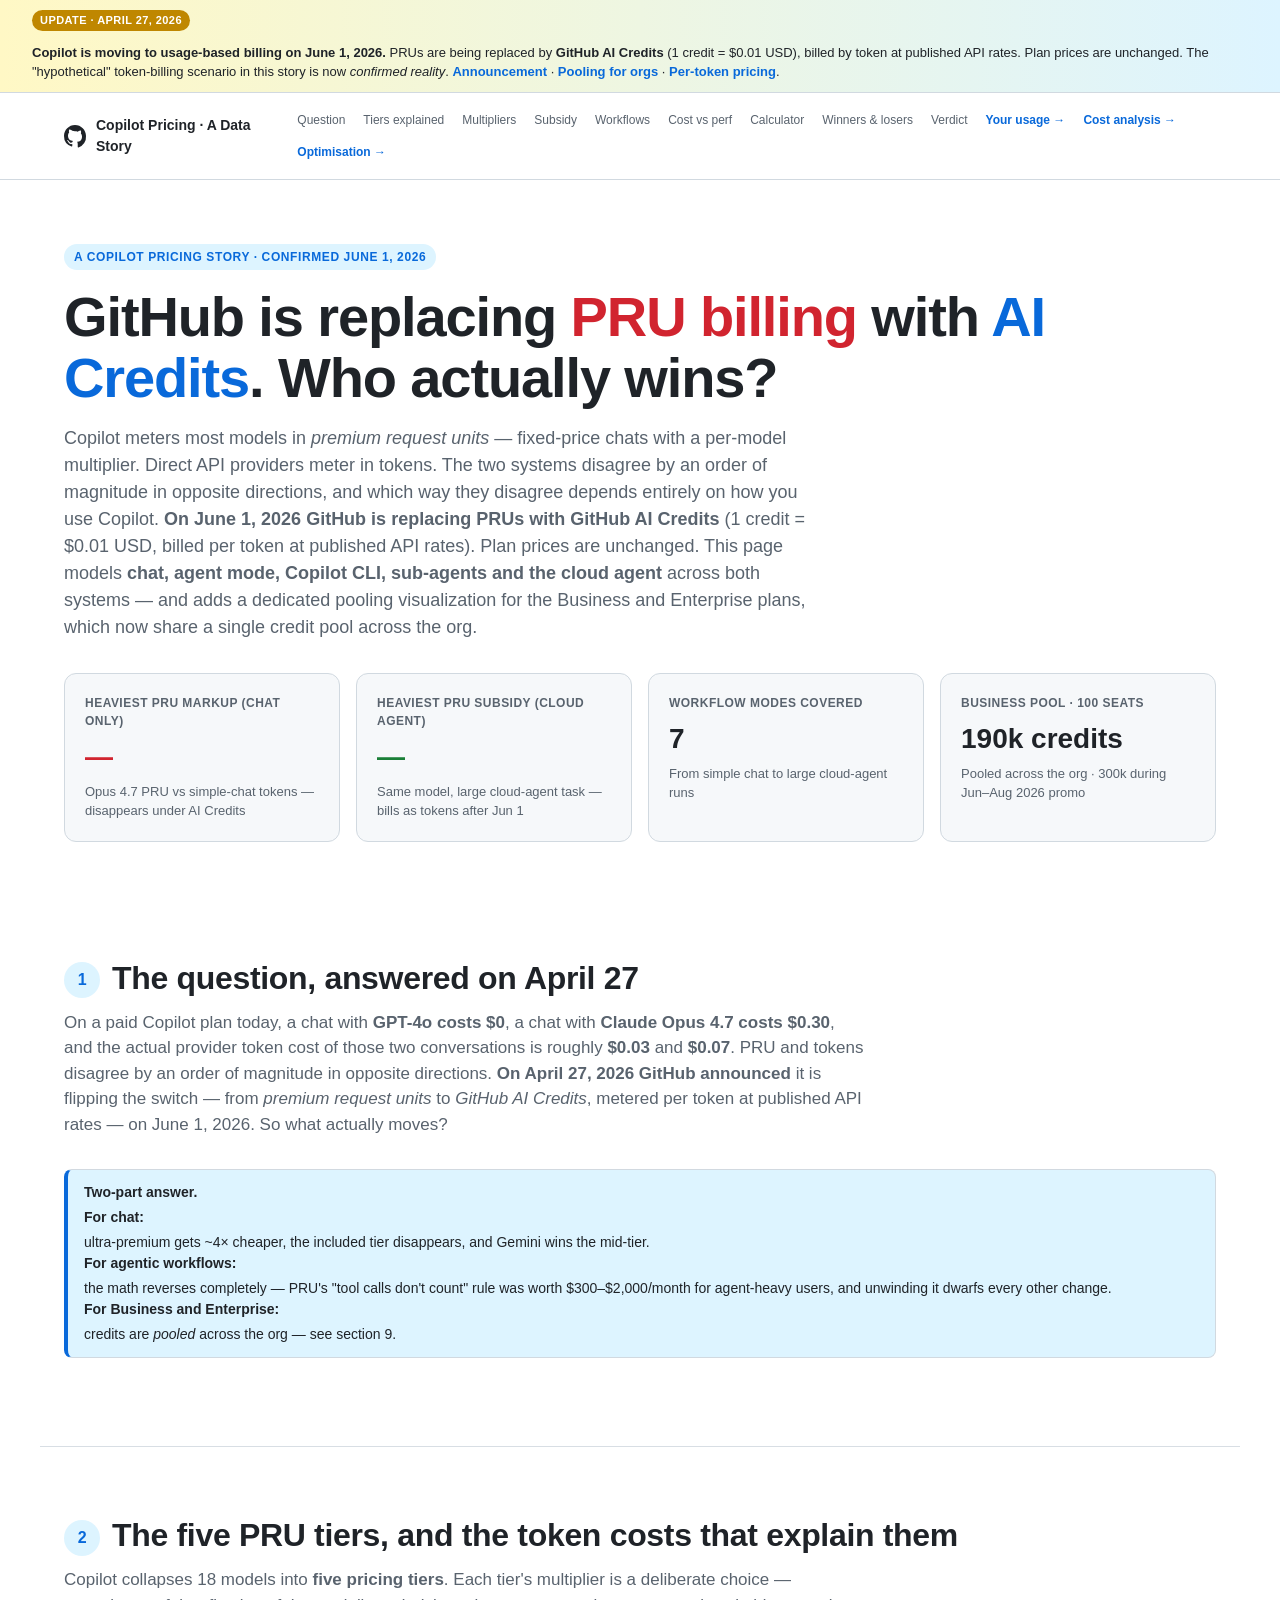
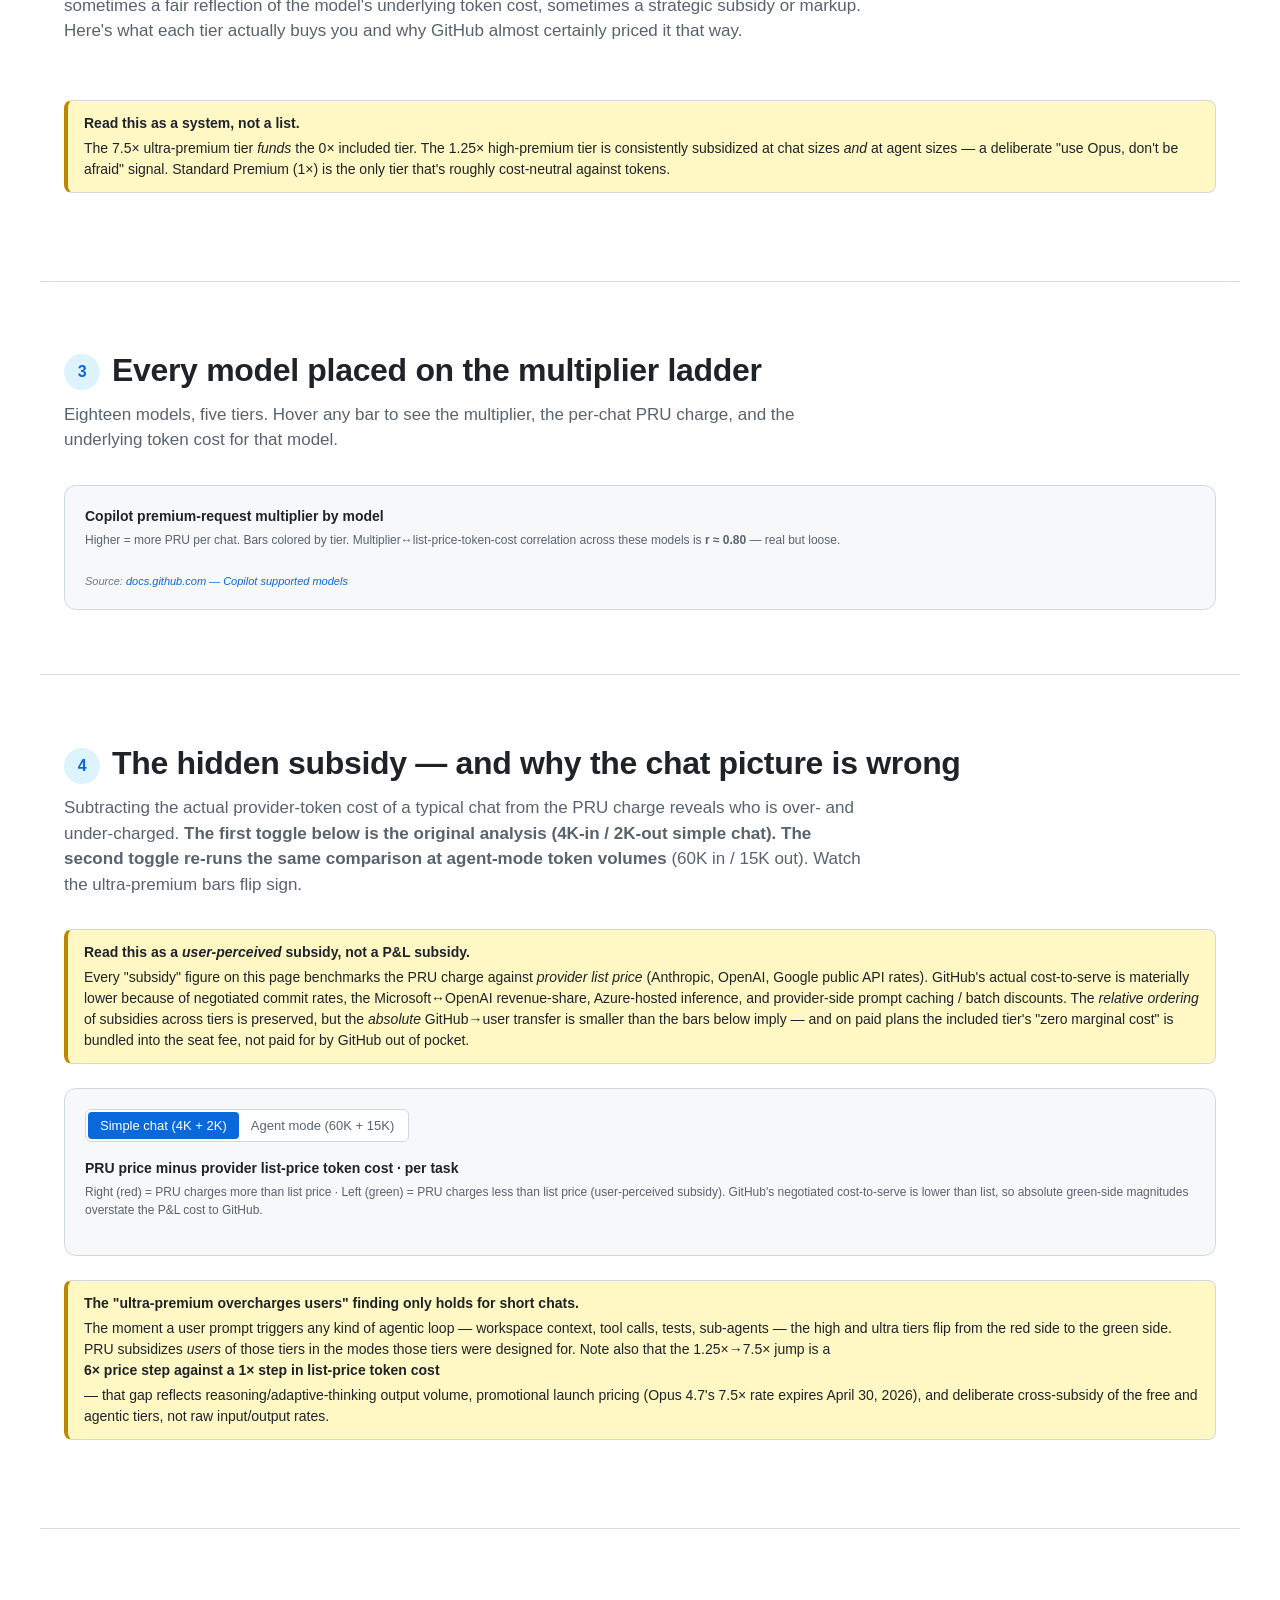
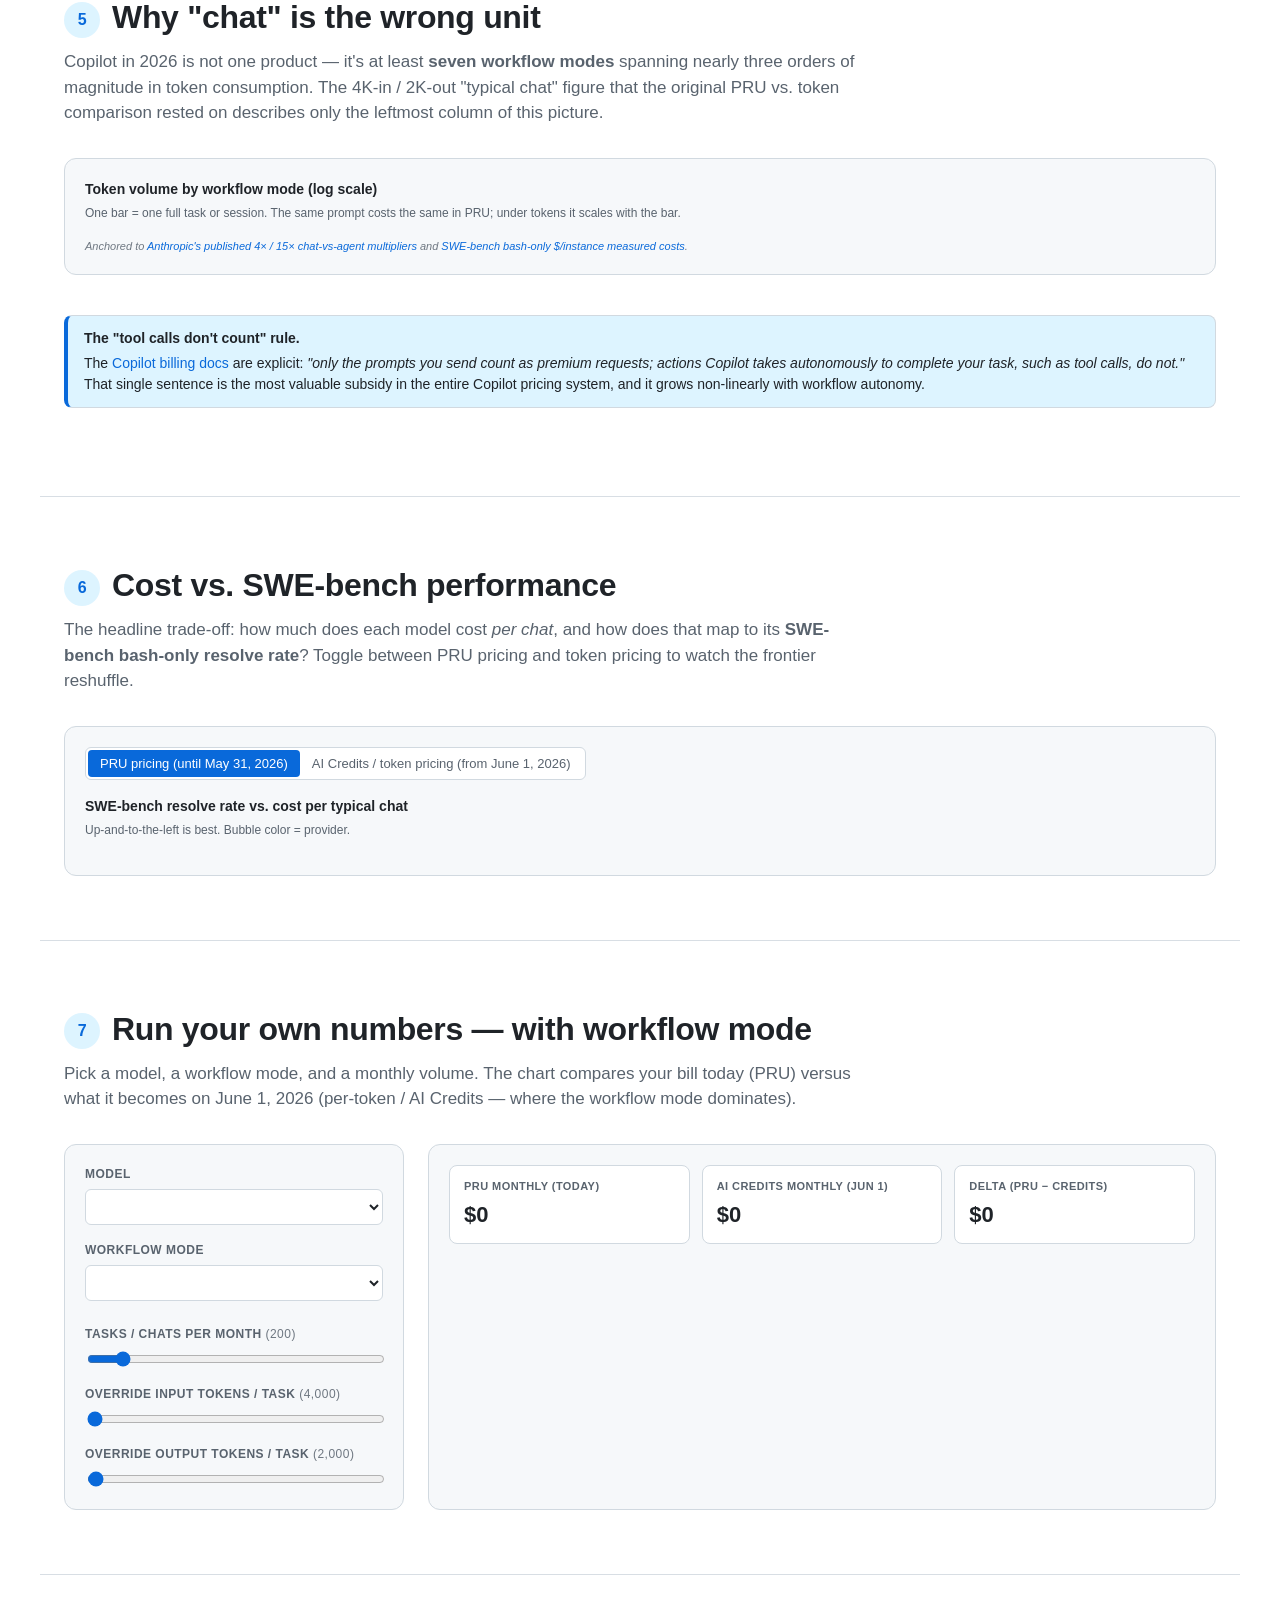
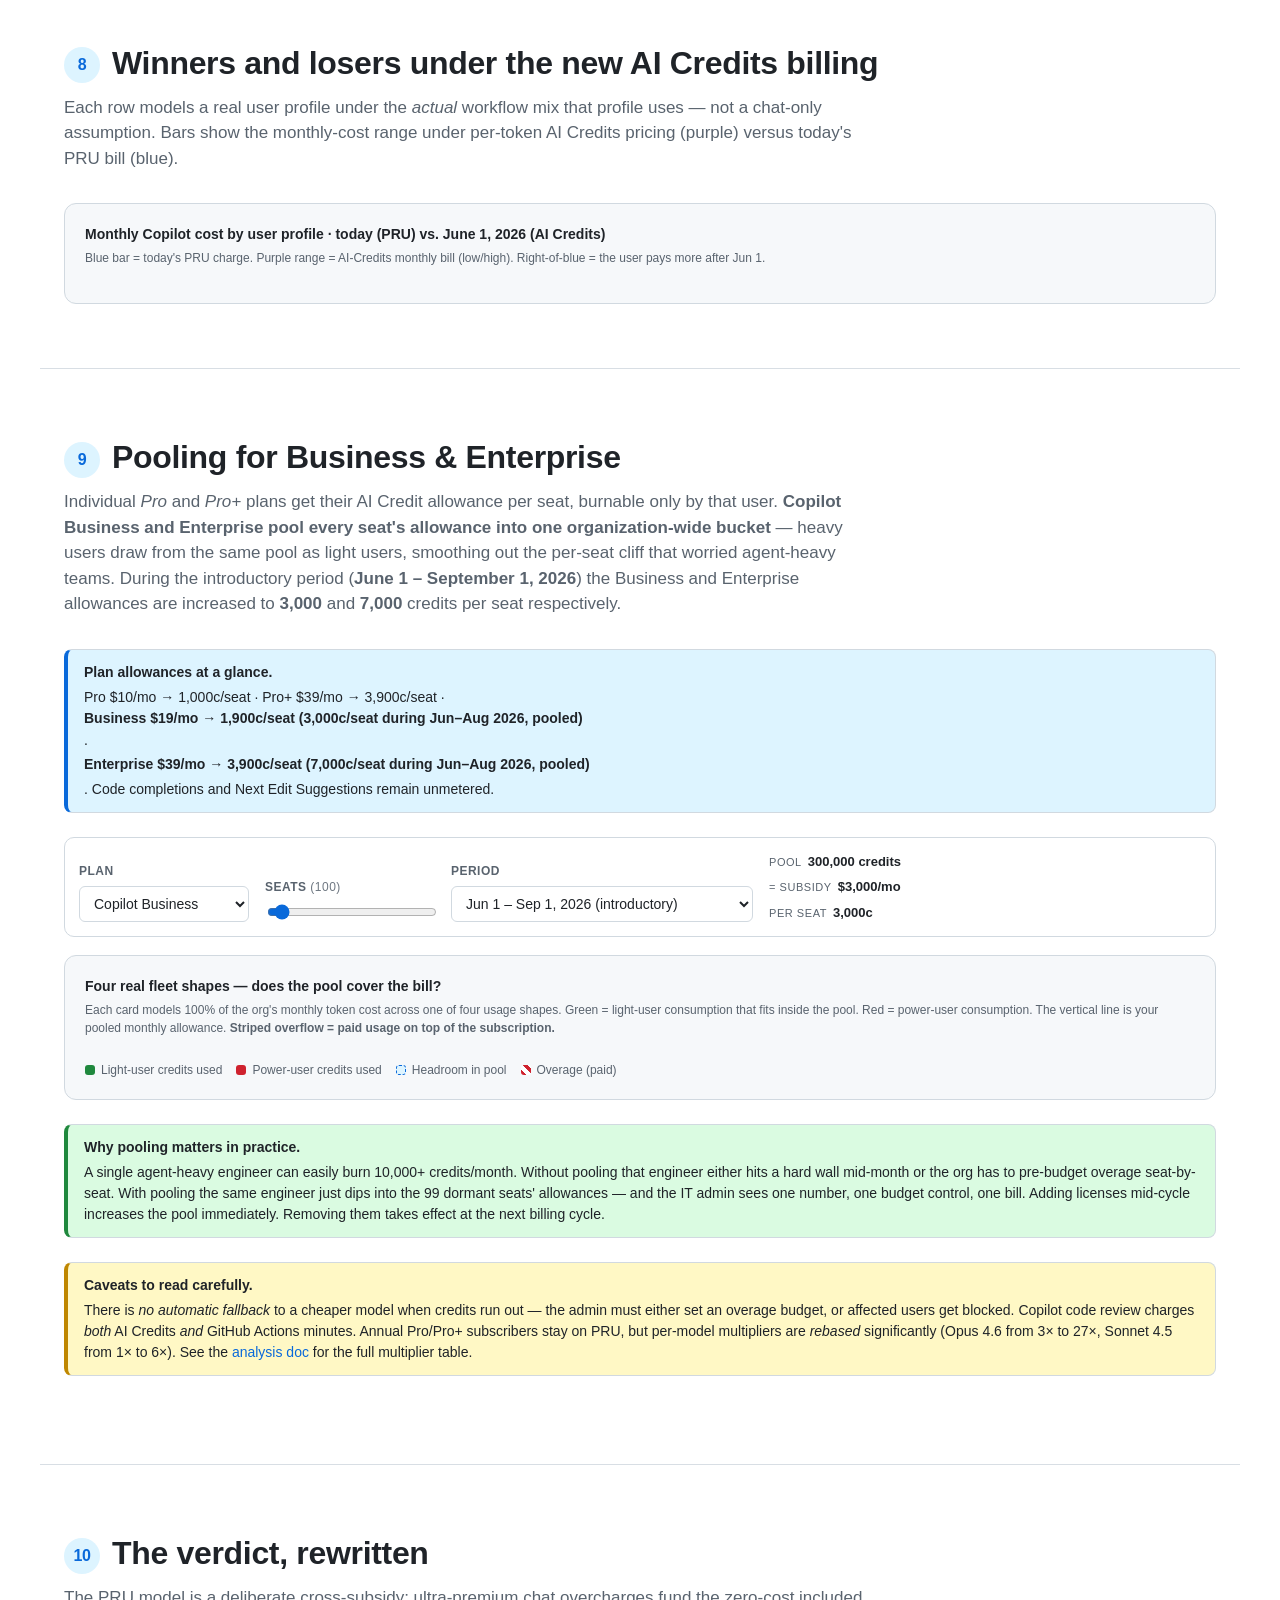
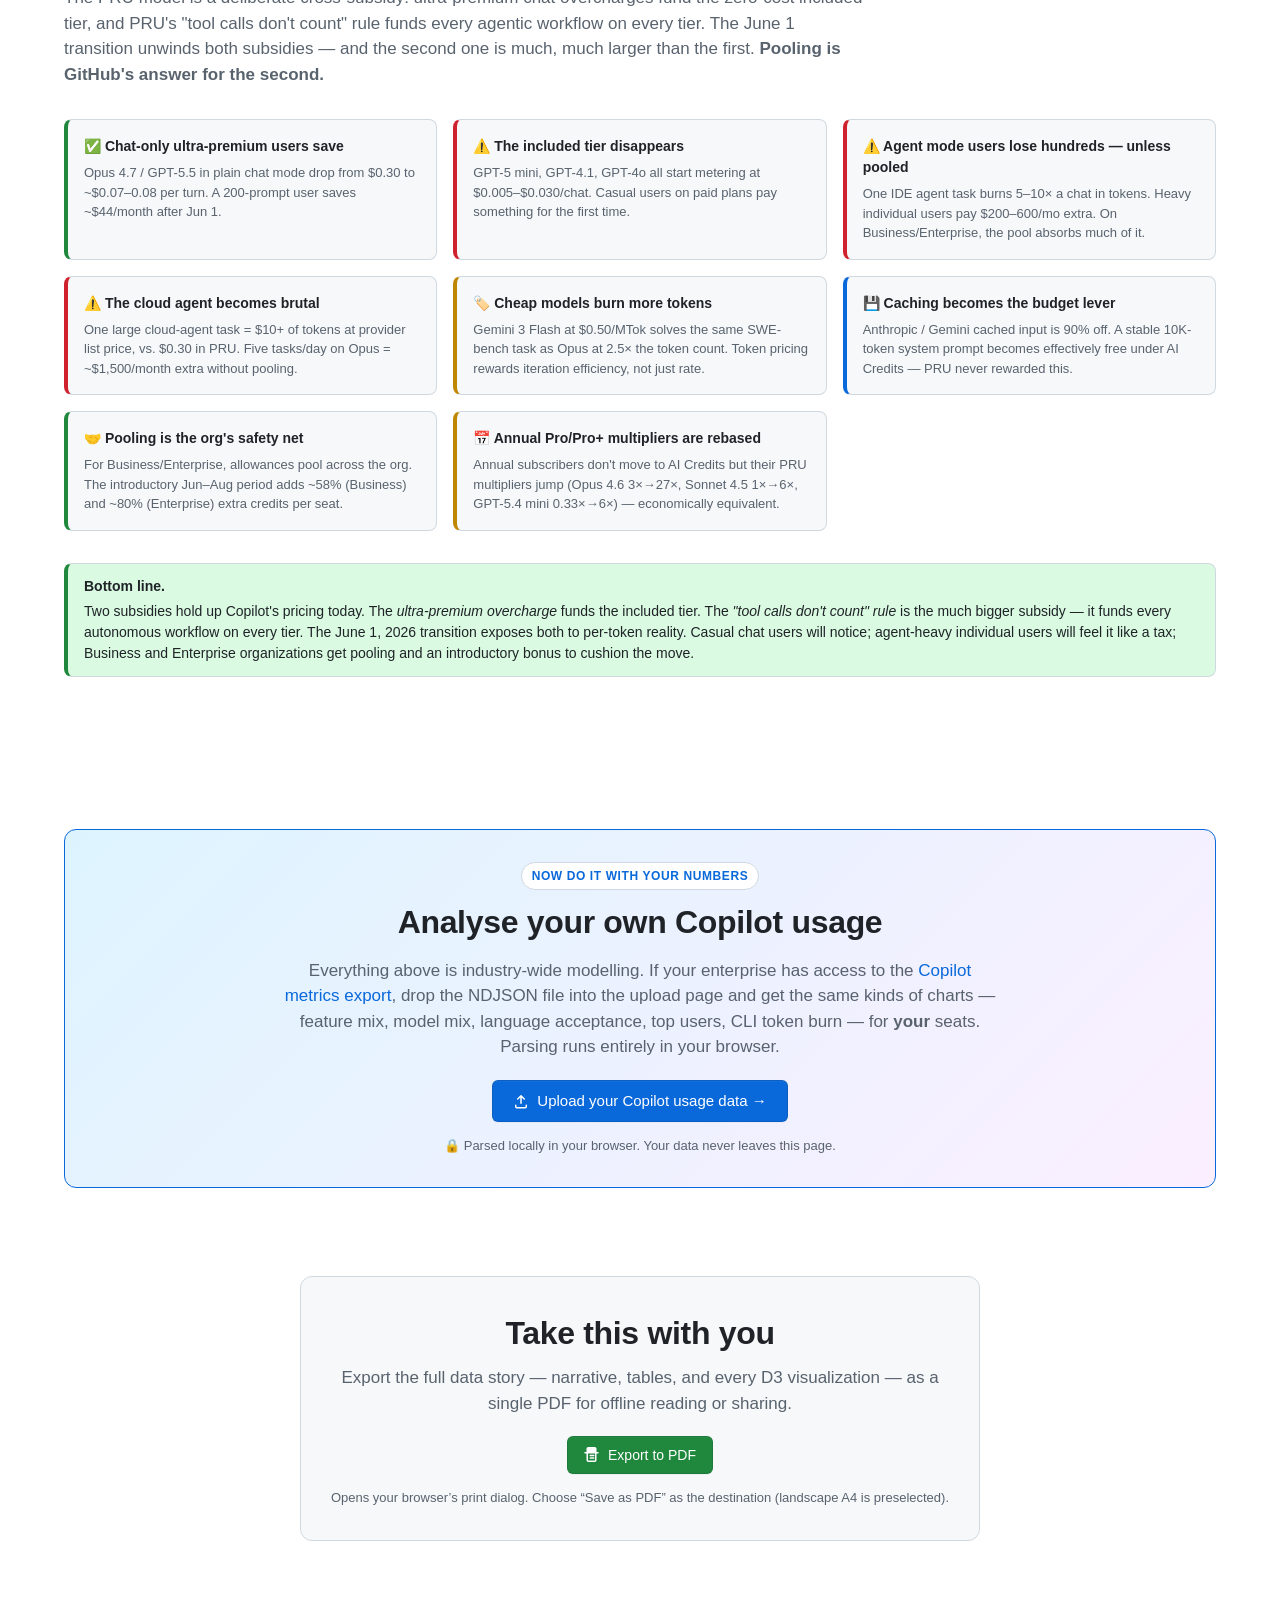
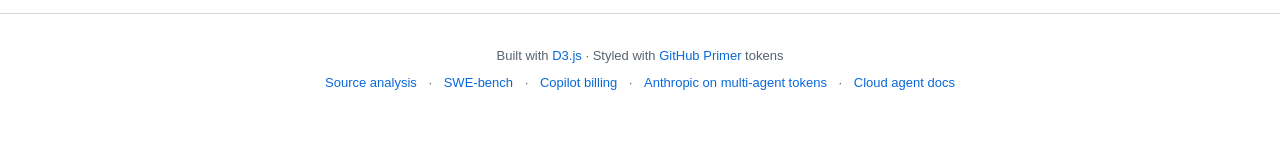
<file: docs/index.html>
<!DOCTYPE html>
<html lang="en">
<head>
<meta charset="UTF-8">
<meta name="viewport" content="width=device-width, initial-scale=1">
<title>Copilot AI Credits vs PRU · A Data Story</title>
<meta name="description" content="An interactive D3.js walkthrough of GitHub Copilot's transition from Premium Request Units (PRU) to GitHub AI Credits on June 1, 2026 — including pooled credits for Business and Enterprise, per-token model pricing, and chat-vs-agentic workflow impact.">
<link rel="icon" href="data:image/svg+xml,%3Csvg xmlns='http://www.w3.org/2000/svg' viewBox='0 0 16 16'%3E%3Cpath fill='%231f6feb' d='M8 0C3.58 0 0 3.58 0 8a8 8 0 005.47 7.59c.4.07.55-.17.55-.38v-1.34c-2.23.49-2.7-1.07-2.7-1.07-.36-.92-.89-1.17-.89-1.17-.73-.5.05-.49.05-.49.81.06 1.23.83 1.23.83.72 1.23 1.88.87 2.34.66.07-.52.28-.87.51-1.07-1.78-.2-3.64-.89-3.64-3.95 0-.87.31-1.59.82-2.15-.08-.2-.36-1.02.08-2.12 0 0 .67-.21 2.2.82.64-.18 1.32-.27 2-.27.68 0 1.36.09 2 .27 1.53-1.04 2.2-.82 2.2-.82.44 1.1.16 1.92.08 2.12.51.56.82 1.27.82 2.15 0 3.07-1.87 3.75-3.65 3.95.29.25.54.73.54 1.48v2.19c0 .21.15.46.55.38A8.013 8.013 0 0016 8c0-4.42-3.58-8-8-8z'/%3E%3C/svg%3E">
<link rel="stylesheet" href="styles.css">
</head>
<body>

<div class="announce-bar" role="note">
  <span class="pill">Update · April 27, 2026</span>
  <span><strong>Copilot is moving to usage-based billing on June&nbsp;1, 2026.</strong>
    PRUs are being replaced by <strong>GitHub AI Credits</strong> (1 credit = $0.01 USD), billed by token at published API rates. Plan prices are unchanged.
    The "hypothetical" token-billing scenario in this story is now <em>confirmed reality</em>.
    <a href="https://github.blog/news-insights/company-news/github-copilot-is-moving-to-usage-based-billing/">Announcement</a> ·
    <a href="https://docs.github.com/en/copilot/concepts/billing/usage-based-billing-for-organizations-and-enterprises">Pooling for orgs</a> ·
    <a href="https://docs.github.com/en/enterprise-cloud@latest/copilot/reference/copilot-billing/models-and-pricing">Per-token pricing</a>.
  </span>
</div>

<header class="site-header">
  <div class="site-header-inner">
    <div class="brand">
      <svg width="22" height="22" viewBox="0 0 16 16" fill="currentColor"><path d="M8 0C3.58 0 0 3.58 0 8a8 8 0 005.47 7.59c.4.07.55-.17.55-.38v-1.34c-2.23.49-2.7-1.07-2.7-1.07-.36-.92-.89-1.17-.89-1.17-.73-.5.05-.49.05-.49.81.06 1.23.83 1.23.83.72 1.23 1.88.87 2.34.66.07-.52.28-.87.51-1.07-1.78-.2-3.64-.89-3.64-3.95 0-.87.31-1.59.82-2.15-.08-.2-.36-1.02.08-2.12 0 0 .67-.21 2.2.82A7.7 7.7 0 018 4.6c.68 0 1.36.09 2 .27 1.53-1.04 2.2-.82 2.2-.82.44 1.1.16 1.92.08 2.12.51.56.82 1.27.82 2.15 0 3.07-1.87 3.75-3.65 3.95.29.25.54.73.54 1.48v2.19c0 .21.15.46.55.38A8.013 8.013 0 0016 8c0-4.42-3.58-8-8-8z"/></svg>
      <span>Copilot Pricing · A Data Story</span>
    </div>
    <nav class="nav-links">
      <a href="#question">Question</a>
      <a href="#tiers">Tiers explained</a>
      <a href="#multipliers">Multipliers</a>
      <a href="#subsidy">Subsidy</a>
      <a href="#workflows">Workflows</a>
      <a href="#scatter">Cost vs perf</a>
      <a href="#calculator">Calculator</a>
      <a href="#impact">Winners &amp; losers</a>
      <a href="#verdict">Verdict</a>
      <a href="usage.html" style="color:var(--accent-fg);font-weight:600">Your usage →</a>
      <a href="cost-analysis.html" style="color:var(--accent-fg);font-weight:600">Cost analysis →</a>
      <a href="optimization.html" style="color:var(--accent-fg);font-weight:600">Optimisation →</a>
    </nav>
  </div>
</header>

<div class="hero">
  <span class="eyebrow">A Copilot pricing story · confirmed June 1, 2026</span>
  <h1>GitHub is replacing <span class="danger">PRU billing</span> with <span class="accent">AI Credits</span>. Who actually wins?</h1>
  <p class="lede">
    Copilot meters most models in <em>premium request units</em> — fixed-price chats with
    a per-model multiplier. Direct API providers meter in tokens. The two systems disagree
    by an order of magnitude in opposite directions, and which way they disagree depends
    entirely on how you use Copilot. <strong>On June 1, 2026 GitHub is replacing PRUs with
    GitHub AI Credits</strong> (1 credit = $0.01 USD, billed per token at published API
    rates). Plan prices are unchanged. This page models <strong>chat, agent mode, Copilot CLI,
    sub-agents and the cloud agent</strong> across both systems — and adds a dedicated
    pooling visualization for the Business and Enterprise plans, which now share a single
    credit pool across the org.
  </p>
  <div class="hero-stats">
    <div class="stat-card down">
      <div class="label">Heaviest PRU markup (chat only)</div>
      <div class="value" id="kpi-markup">—</div>
      <div class="sub">Opus 4.7 PRU vs simple-chat tokens — disappears under AI Credits</div>
    </div>
    <div class="stat-card up">
      <div class="label">Heaviest PRU subsidy (cloud agent)</div>
      <div class="value" id="kpi-cloud">—</div>
      <div class="sub">Same model, large cloud-agent task — bills as tokens after Jun 1</div>
    </div>
    <div class="stat-card">
      <div class="label">Workflow modes covered</div>
      <div class="value">7</div>
      <div class="sub">From simple chat to large cloud-agent runs</div>
    </div>
    <div class="stat-card">
      <div class="label">Business pool · 100 seats</div>
      <div class="value">190k credits</div>
      <div class="sub">Pooled across the org · 300k during Jun–Aug 2026 promo</div>
    </div>
  </div>
</div>

<!-- 1. THE QUESTION -->
<section id="question" class="no-border">
  <h2><span class="num">1</span>The question, answered on April 27</h2>
  <p class="section-lede">
    On a paid Copilot plan today, a chat with <strong>GPT-4o costs $0</strong>, a chat with
    <strong>Claude Opus 4.7 costs $0.30</strong>, and the actual provider token cost of those
    two conversations is roughly <strong>$0.03</strong> and <strong>$0.07</strong>. PRU and tokens disagree
    by an order of magnitude in opposite directions. <strong>On April 27, 2026 GitHub announced</strong>
    it is flipping the switch — from <em>premium request units</em> to <em>GitHub AI Credits</em>,
    metered per token at published API rates — on June 1, 2026. So what actually moves?
  </p>
  <div class="callout">
    <strong>Two-part answer.</strong>
    <strong>For chat:</strong> ultra-premium gets ~4× cheaper, the included tier disappears,
    and Gemini wins the mid-tier. <strong>For agentic workflows:</strong> the math reverses
    completely — PRU's "tool calls don't count" rule was worth $300–$2,000/month for
    agent-heavy users, and unwinding it dwarfs every other change. <strong>For Business and
    Enterprise:</strong> credits are <em>pooled</em> across the org — see section 9.
  </div>
</section>

<!-- 2. THE FIVE PRU TIERS — EXPLAINED -->
<section id="tiers">
  <h2><span class="num">2</span>The five PRU tiers, and the token costs that explain them</h2>
  <p class="section-lede">
    Copilot collapses 18 models into <strong>five pricing tiers</strong>. Each tier's
    multiplier is a deliberate choice — sometimes a fair reflection of the model's
    underlying token cost, sometimes a strategic subsidy or markup. Here's what each
    tier actually buys you and why GitHub almost certainly priced it that way.
  </p>
  <div class="tier-grid" id="tier-grid"></div>
  <div class="callout warn" style="margin-top:24px">
    <strong>Read this as a system, not a list.</strong>
    The 7.5× ultra-premium tier <em>funds</em> the 0× included tier. The 1.25× high-premium
    tier is consistently subsidized at chat sizes <em>and</em> at agent sizes — a deliberate
    "use Opus, don't be afraid" signal. Standard Premium (1×) is the only tier that's
    roughly cost-neutral against tokens.
  </div>
</section>

<!-- 3. PRU MULTIPLIERS BY MODEL -->
<section id="multipliers">
  <h2><span class="num">3</span>Every model placed on the multiplier ladder</h2>
  <p class="section-lede">
    Eighteen models, five tiers. Hover any bar to see the multiplier, the per-chat PRU
    charge, and the underlying token cost for that model.
  </p>
  <div class="chart-card">
    <div class="chart-title">Copilot premium-request multiplier by model</div>
    <div class="chart-sub">Higher = more PRU per chat. Bars colored by tier. Multiplier↔list-price-token-cost correlation across these models is <strong>r ≈ 0.80</strong> — real but loose.</div>
    <div id="chart-multipliers"></div>
    <div class="legend" id="legend-multipliers"></div>
    <div class="source-line">Source: <a href="https://docs.github.com/en/copilot/reference/ai-models/supported-models">docs.github.com — Copilot supported models</a></div>
  </div>
</section>

<!-- 4. HIDDEN SUBSIDY -->
<section id="subsidy">
  <h2><span class="num">4</span>The hidden subsidy — and why the chat picture is wrong</h2>
  <p class="section-lede">
    Subtracting the actual provider-token cost of a typical chat from the PRU charge
    reveals who is over- and under-charged.
    <strong>The first toggle below is the original analysis (4K-in / 2K-out simple chat).</strong>
    <strong>The second toggle re-runs the same comparison at agent-mode token volumes</strong>
    (60K in / 15K out). Watch the ultra-premium bars flip sign.
  </p>
  <div class="callout warn">
    <strong>Read this as a <em>user-perceived</em> subsidy, not a P&amp;L subsidy.</strong>
    Every "subsidy" figure on this page benchmarks the PRU charge against <em>provider list
    price</em> (Anthropic, OpenAI, Google public API rates). GitHub's actual cost-to-serve
    is materially lower because of negotiated commit rates, the Microsoft↔OpenAI revenue-share,
    Azure-hosted inference, and provider-side prompt caching / batch discounts. The
    <em>relative ordering</em> of subsidies across tiers is preserved, but the
    <em>absolute</em> GitHub→user transfer is smaller than the bars below imply — and on
    paid plans the included tier's "zero marginal cost" is bundled into the seat fee, not
    paid for by GitHub out of pocket.
  </div>
  <div class="chart-card">
    <div class="chart-controls">
      <div class="toggle-group" id="subsidy-toggle">
        <button class="active" data-mode="chat">Simple chat (4K + 2K)</button>
        <button data-mode="agent">Agent mode (60K + 15K)</button>
      </div>
    </div>
    <div class="chart-title">PRU price minus provider list-price token cost · per task</div>
    <div class="chart-sub">Right (red) = PRU charges more than list price &middot; Left (green) = PRU charges less than list price (user-perceived subsidy). GitHub's negotiated cost-to-serve is lower than list, so absolute green-side magnitudes overstate the P&amp;L cost to GitHub.</div>
    <div id="chart-subsidy"></div>
  </div>
  <div class="callout warn">
    <strong>The "ultra-premium overcharges users" finding only holds for short chats.</strong>
    The moment a user prompt triggers any kind of agentic loop — workspace context, tool
    calls, tests, sub-agents — the high and ultra tiers flip from the red side to the
    green side. PRU subsidizes <em>users</em> of those tiers in the modes those tiers
    were designed for. Note also that the 1.25×→7.5× jump is a <strong>6× price step against
    a 1× step in list-price token cost</strong> — that gap reflects reasoning/adaptive-thinking
    output volume, promotional launch pricing (Opus 4.7's 7.5× rate expires April 30, 2026),
    and deliberate cross-subsidy of the free and agentic tiers, not raw input/output rates.
  </div>
</section>

<!-- 5. WORKFLOW MODES -->
<section id="workflows">
  <h2><span class="num">5</span>Why "chat" is the wrong unit</h2>
  <p class="section-lede">
    Copilot in 2026 is not one product — it's at least <strong>seven workflow modes</strong> spanning
    nearly three orders of magnitude in token consumption. The 4K-in / 2K-out "typical chat"
    figure that the original PRU vs. token comparison rested on describes only the leftmost
    column of this picture.
  </p>
  <div class="chart-card">
    <div class="chart-title">Token volume by workflow mode (log scale)</div>
    <div class="chart-sub">One bar = one full task or session. The same prompt costs the same in PRU; under tokens it scales with the bar.</div>
    <div id="chart-workflows"></div>
    <div class="source-line">Anchored to <a href="https://www.anthropic.com/engineering/built-multi-agent-research-system">Anthropic's published 4× / 15× chat-vs-agent multipliers</a> and <a href="https://www.swebench.com/">SWE-bench bash-only $/instance measured costs</a>.</div>
  </div>
  <div class="workflow-table" id="workflow-table"></div>
  <div class="callout">
    <strong>The "tool calls don't count" rule.</strong>
    The <a href="https://docs.github.com/en/copilot/concepts/billing/copilot-requests">Copilot billing docs</a>
    are explicit: <em>"only the prompts you send count as premium requests; actions Copilot
    takes autonomously to complete your task, such as tool calls, do not."</em> That single
    sentence is the most valuable subsidy in the entire Copilot pricing system, and it
    grows non-linearly with workflow autonomy.
  </div>
</section>

<!-- 6. SCATTER -->
<section id="scatter">
  <h2><span class="num">6</span>Cost vs. SWE-bench performance</h2>
  <p class="section-lede">
    The headline trade-off: how much does each model cost <em>per chat</em>, and how does
    that map to its <strong>SWE-bench bash-only resolve rate</strong>? Toggle between PRU pricing
    and token pricing to watch the frontier reshuffle.
  </p>
  <div class="chart-card">
    <div class="chart-controls">
      <div class="toggle-group" id="scatter-toggle">
        <button class="active" data-mode="pru">PRU pricing (until May 31, 2026)</button>
        <button data-mode="token">AI Credits / token pricing (from June 1, 2026)</button>
      </div>
    </div>
    <div class="chart-title">SWE-bench resolve rate vs. cost per typical chat</div>
    <div class="chart-sub">Up-and-to-the-left is best. Bubble color = provider.</div>
    <div id="chart-scatter"></div>
    <div class="legend" id="legend-scatter"></div>
  </div>
</section>

<!-- 7. CALCULATOR with workflow mode -->
<section id="calculator">
  <h2><span class="num">7</span>Run your own numbers — with workflow mode</h2>
  <p class="section-lede">
    Pick a model, a workflow mode, and a monthly volume. The chart compares your bill
    today (PRU) versus what it becomes on June 1, 2026 (per-token / AI Credits — where
    the workflow mode dominates).
  </p>
  <div class="calc-grid">
    <div class="calc-controls">
      <div class="field">
        <label for="calc-model">Model</label>
        <select id="calc-model"></select>
      </div>
      <div class="field">
        <label for="calc-workflow">Workflow mode</label>
        <select id="calc-workflow"></select>
        <span class="hint" id="calc-workflow-hint"></span>
      </div>
      <div class="field">
        <label>Tasks / chats per month <span style="text-transform:none;color:var(--fg-subtle);font-weight:400">(<span id="calc-chats-val">200</span>)</span></label>
        <input type="range" id="calc-chats" min="1" max="2000" step="1" value="200">
      </div>
      <div class="field">
        <label>Override input tokens / task <span style="text-transform:none;color:var(--fg-subtle);font-weight:400">(<span id="calc-in-val">4,000</span>)</span></label>
        <input type="range" id="calc-in" min="500" max="2000000" step="500" value="4000">
      </div>
      <div class="field">
        <label>Override output tokens / task <span style="text-transform:none;color:var(--fg-subtle);font-weight:400">(<span id="calc-out-val">2,000</span>)</span></label>
        <input type="range" id="calc-out" min="200" max="500000" step="200" value="2000">
      </div>
    </div>
    <div class="calc-output">
      <div class="calc-summary">
        <div class="pill"><div class="k">PRU monthly (today)</div><div class="v" id="calc-pru">$0</div></div>
        <div class="pill"><div class="k">AI Credits monthly (Jun 1)</div><div class="v" id="calc-tok">$0</div></div>
        <div class="pill" id="calc-delta-pill"><div class="k">Delta (PRU − Credits)</div><div class="v" id="calc-delta">$0</div></div>
      </div>
      <div id="chart-calc"></div>
    </div>
  </div>
</section>

<!-- 8. WINNERS / LOSERS -->
<section id="impact">
  <h2><span class="num">8</span>Winners and losers under the new AI Credits billing</h2>
  <p class="section-lede">
    Each row models a real user profile under the <em>actual</em> workflow mix that profile
    uses — not a chat-only assumption. Bars show the monthly-cost range under per-token
    AI Credits pricing (purple) versus today's PRU bill (blue).
  </p>
  <div class="chart-card">
    <div class="chart-title">Monthly Copilot cost by user profile · today (PRU) vs. June 1, 2026 (AI Credits)</div>
    <div class="chart-sub">Blue bar = today's PRU charge. Purple range = AI-Credits monthly bill (low/high). Right-of-blue = the user pays more after Jun 1.</div>
    <div id="chart-impact"></div>
  </div>
</section>

<!-- 9. POOLING (BUSINESS / ENTERPRISE) -->
<section id="pooling">
  <h2><span class="num">9</span>Pooling for Business &amp; Enterprise</h2>
  <p class="section-lede">
    Individual <em>Pro</em> and <em>Pro+</em> plans get their AI Credit allowance per seat,
    burnable only by that user. <strong>Copilot Business and Enterprise pool every seat's
    allowance into one organization-wide bucket</strong> — heavy users draw from the same
    pool as light users, smoothing out the per-seat cliff that worried agent-heavy teams.
    During the introductory period (<strong>June 1 – September 1, 2026</strong>) the
    Business and Enterprise allowances are increased to <strong>3,000</strong> and
    <strong>7,000</strong> credits per seat respectively.
  </p>

  <div class="callout">
    <strong>Plan allowances at a glance.</strong>
    Pro $10/mo → 1,000c/seat · Pro+ $39/mo → 3,900c/seat ·
    <strong>Business $19/mo → 1,900c/seat (3,000c/seat during Jun–Aug 2026, pooled)</strong> ·
    <strong>Enterprise $39/mo → 3,900c/seat (7,000c/seat during Jun–Aug 2026, pooled)</strong>.
    Code completions and Next Edit Suggestions remain unmetered.
  </div>

  <div class="pool-controls">
    <div class="field">
      <label for="pool-plan">Plan</label>
      <select id="pool-plan">
        <option value="business" selected>Copilot Business</option>
        <option value="enterprise">Copilot Enterprise</option>
      </select>
    </div>
    <div class="field">
      <label for="pool-seats">Seats <span style="text-transform:none;color:var(--fg-subtle);font-weight:400">(<span id="pool-seats-val">100</span>)</span></label>
      <input type="range" id="pool-seats" min="5" max="2000" step="5" value="100">
    </div>
    <div class="field">
      <label for="pool-promo">Period</label>
      <select id="pool-promo">
        <option value="promo" selected>Jun 1 – Sep 1, 2026 (introductory)</option>
        <option value="standard">Sep 1, 2026 onward (standard allowance)</option>
      </select>
    </div>
    <div class="field" style="flex:1;min-width:240px">
      <span class="pool-stat"><span>Pool</span><strong id="pool-total">300,000 credits</strong></span>
      <span class="pool-stat"><span>= Subsidy</span><strong id="pool-dollar">$3,000/mo</strong></span>
      <span class="pool-stat"><span>Per seat</span><strong id="pool-perseat">3,000c</strong></span>
    </div>
  </div>

  <div class="chart-card" style="margin-top:18px">
    <div class="chart-title">Four real fleet shapes — does the pool cover the bill?</div>
    <div class="chart-sub">
      Each card models 100% of the org's monthly token cost across one of four usage
      shapes. Green = light-user consumption that fits inside the pool. Red = power-user
      consumption. The vertical line is your pooled monthly allowance.
      <strong>Striped overflow = paid usage on top of the subscription.</strong>
    </div>
    <div id="pool-grid" class="pool-grid"></div>
    <div class="pool-legend">
      <span><i style="background:var(--success-emphasis)"></i>Light-user credits used</span>
      <span><i style="background:var(--danger-emphasis)"></i>Power-user credits used</span>
      <span><i style="background:var(--accent-subtle);border:1px dashed var(--accent-emphasis)"></i>Headroom in pool</span>
      <span><i style="background:repeating-linear-gradient(45deg,var(--danger-emphasis),var(--danger-emphasis) 4px,#fff 4px,#fff 8px)"></i>Overage (paid)</span>
    </div>
  </div>

  <div class="callout success" style="margin-top:24px">
    <strong>Why pooling matters in practice.</strong>
    A single agent-heavy engineer can easily burn 10,000+ credits/month. Without pooling
    that engineer either hits a hard wall mid-month or the org has to pre-budget overage
    seat-by-seat. With pooling the same engineer just dips into the 99 dormant seats'
    allowances — and the IT admin sees one number, one budget control, one bill. Adding
    licenses mid-cycle increases the pool immediately. Removing them takes effect at the
    next billing cycle.
  </div>

  <div class="callout warn" style="margin-top:12px">
    <strong>Caveats to read carefully.</strong>
    There is <em>no automatic fallback</em> to a cheaper model when credits run out — the
    admin must either set an overage budget, or affected users get blocked. Copilot code
    review charges <em>both</em> AI Credits <em>and</em> GitHub Actions minutes. Annual
    Pro/Pro+ subscribers stay on PRU, but per-model multipliers are <em>rebased</em>
    significantly (Opus 4.6 from 3× to 27×, Sonnet 4.5 from 1× to 6×). See the
    <a href="https://github.com/Bens-Scratch-Org/Supreme-Model-Picker/blob/main/analysis/model-comparison.md#github-ai-credits--usage-based-billing-effective-june-1-2026">analysis doc</a>
    for the full multiplier table.
  </div>
</section>

<!-- 10. VERDICT -->
<section id="verdict">
  <h2><span class="num">10</span>The verdict, rewritten</h2>
  <p class="section-lede">
    The PRU model is a deliberate cross-subsidy: ultra-premium chat overcharges fund
    the zero-cost included tier, and PRU's "tool calls don't count" rule funds every
    agentic workflow on every tier. The June 1 transition unwinds both subsidies — and
    the second one is much, much larger than the first. <strong>Pooling is GitHub's answer
    for the second.</strong>
  </p>
  <div class="takeaway-list">
    <div class="takeaway win">
      <h4>✅ Chat-only ultra-premium users save</h4>
      <p>Opus 4.7 / GPT-5.5 in plain chat mode drop from $0.30 to ~$0.07–0.08 per turn. A 200-prompt user saves ~$44/month after Jun 1.</p>
    </div>
    <div class="takeaway lose">
      <h4>⚠️ The included tier disappears</h4>
      <p>GPT-5 mini, GPT-4.1, GPT-4o all start metering at $0.005–$0.030/chat. Casual users on paid plans pay something for the first time.</p>
    </div>
    <div class="takeaway lose">
      <h4>⚠️ Agent mode users lose hundreds — unless pooled</h4>
      <p>One IDE agent task burns 5–10× a chat in tokens. Heavy individual users pay $200–600/mo extra. On Business/Enterprise, the pool absorbs much of it.</p>
    </div>
    <div class="takeaway lose">
      <h4>⚠️ The cloud agent becomes brutal</h4>
      <p>One large cloud-agent task = $10+ of tokens at provider list price, vs. $0.30 in PRU. Five tasks/day on Opus = ~$1,500/month extra without pooling.</p>
    </div>
    <div class="takeaway warn">
      <h4>🏷️ Cheap models burn more tokens</h4>
      <p>Gemini 3 Flash at $0.50/MTok solves the same SWE-bench task as Opus at 2.5× the token count. Token pricing rewards iteration efficiency, not just rate.</p>
    </div>
    <div class="takeaway">
      <h4>💾 Caching becomes the budget lever</h4>
      <p>Anthropic / Gemini cached input is 90% off. A stable 10K-token system prompt becomes effectively free under AI Credits — PRU never rewarded this.</p>
    </div>
    <div class="takeaway win">
      <h4>🤝 Pooling is the org's safety net</h4>
      <p>For Business/Enterprise, allowances pool across the org. The introductory Jun–Aug period adds ~58% (Business) and ~80% (Enterprise) extra credits per seat.</p>
    </div>
    <div class="takeaway warn">
      <h4>📅 Annual Pro/Pro+ multipliers are rebased</h4>
      <p>Annual subscribers don't move to AI Credits but their PRU multipliers jump (Opus 4.6 3×→27×, Sonnet 4.5 1×→6×, GPT-5.4 mini 0.33×→6×) — economically equivalent.</p>
    </div>
  </div>

  <div class="callout success" style="margin-top:32px;">
    <strong>Bottom line.</strong> Two subsidies hold up Copilot's pricing today. The
    <em>ultra-premium overcharge</em> funds the included tier. The <em>"tool calls don't
    count" rule</em> is the much bigger subsidy — it funds every autonomous workflow on
    every tier. The June 1, 2026 transition exposes both to per-token reality. Casual
    chat users will notice; agent-heavy individual users will feel it like a tax;
    Business and Enterprise organizations get pooling and an introductory bonus to
    cushion the move.
  </div>
</section>

<!-- 10. ANALYSE YOUR OWN DATA -->
<section id="analyse-your-data" class="no-border">
  <div class="cta-card">
    <div class="cta-content">
      <span class="eyebrow">Now do it with your numbers</span>
      <h2 style="margin:8px 0 12px">Analyse <span class="accent">your own</span> Copilot usage</h2>
      <p class="section-lede" style="margin:0 0 20px">
        Everything above is industry-wide modelling. If your enterprise has access to the
        <a href="https://docs.github.com/en/rest/copilot/copilot-metrics">Copilot metrics export</a>,
        drop the NDJSON file into the upload page and get the same kinds of charts —
        feature mix, model mix, language acceptance, top users, CLI token burn — for
        <strong>your</strong> seats. Parsing runs entirely in your browser.
      </p>
      <a href="usage.html" class="btn-primer-primary" aria-label="Open the Copilot usage upload page">
        <svg width="16" height="16" viewBox="0 0 16 16" fill="currentColor" aria-hidden="true">
          <path d="M7.25 10.25a.75.75 0 0 0 1.5 0V4.56l1.97 1.97a.75.75 0 1 0 1.06-1.06L8.53 2.22a.75.75 0 0 0-1.06 0L4.22 5.47a.75.75 0 0 0 1.06 1.06l1.97-1.97v5.69ZM3.5 12.25a.75.75 0 0 0-1.5 0v1.5A1.75 1.75 0 0 0 3.75 15.5h8.5A1.75 1.75 0 0 0 14 13.75v-1.5a.75.75 0 0 0-1.5 0v1.5a.25.25 0 0 1-.25.25h-8.5a.25.25 0 0 1-.25-.25v-1.5Z"/>
        </svg>
        <span>Upload your Copilot usage data →</span>
      </a>
      <p class="export-hint" style="margin-top:14px">
        🔒 Parsed locally in your browser. Your data never leaves this page.
      </p>
    </div>
  </div>
</section>

<!-- EXPORT TO PDF -->
<section id="export" class="no-border export-section">
  <div class="export-wrap">
    <h2 style="margin-top:0">Take this with you</h2>
    <p class="section-lede" style="margin-bottom:20px">
      Export the full data story — narrative, tables, and every D3 visualization — as a
      single PDF for offline reading or sharing.
    </p>
    <button type="button" id="export-pdf" class="btn-primer-primary" aria-label="Export this page to PDF">
      <svg width="16" height="16" viewBox="0 0 16 16" fill="currentColor" aria-hidden="true">
        <path d="M3.5 1.75a.25.25 0 0 1 .25-.25h6.5a.25.25 0 0 1 .25.25V4.5h-7Zm9 0v3.25H14a.75.75 0 0 1 0 1.5h-1.5v6.75a1.75 1.75 0 0 1-1.75 1.75h-6.5A1.75 1.75 0 0 1 2.5 13.25V6.5H1a.75.75 0 0 1 0-1.5h1.5V1.75C2.5.784 3.284 0 4.25 0h6.5C11.716 0 12.5.784 12.5 1.75ZM4 6.5v6.75c0 .138.112.25.25.25h6.5a.25.25 0 0 0 .25-.25V6.5Z"/>
        <path d="M5.5 8.5a.75.75 0 0 1 .75-.75h3.5a.75.75 0 0 1 0 1.5h-3.5a.75.75 0 0 1-.75-.75Zm0 2.5a.75.75 0 0 1 .75-.75h3.5a.75.75 0 0 1 0 1.5h-3.5A.75.75 0 0 1 5.5 11Z"/>
      </svg>
      <span id="export-pdf-label">Export to PDF</span>
    </button>
    <p class="export-hint" id="export-pdf-hint">
      Generates a multi-page PDF of this entire page. Large pages may take 10–30 seconds.
    </p>
  </div>
</section>

<footer>
  <div>Built with <a href="https://d3js.org">D3.js</a> · Styled with <a href="https://primer.style">GitHub Primer</a> tokens</div>
  <div class="links">
    <a href="https://github.com/Bens-Scratch-Org/Supreme-Model-Picker/blob/main/analysis/model-comparison.md">Source analysis</a> ·
    <a href="https://www.swebench.com/">SWE-bench</a> ·
    <a href="https://docs.github.com/en/copilot/concepts/billing/copilot-requests">Copilot billing</a> ·
    <a href="https://www.anthropic.com/engineering/built-multi-agent-research-system">Anthropic on multi-agent tokens</a> ·
    <a href="https://docs.github.com/en/copilot/concepts/agents/coding-agent/about-coding-agent">Cloud agent docs</a>
  </div>
</footer>

<div class="d3-tooltip" id="tooltip"></div>

<script src="https://d3js.org/d3.v7.min.js"></script>
<script src="data.js"></script>
<script src="app.js"></script>
<script src="export-pdf.js"></script>
</body>
</html>
</file>
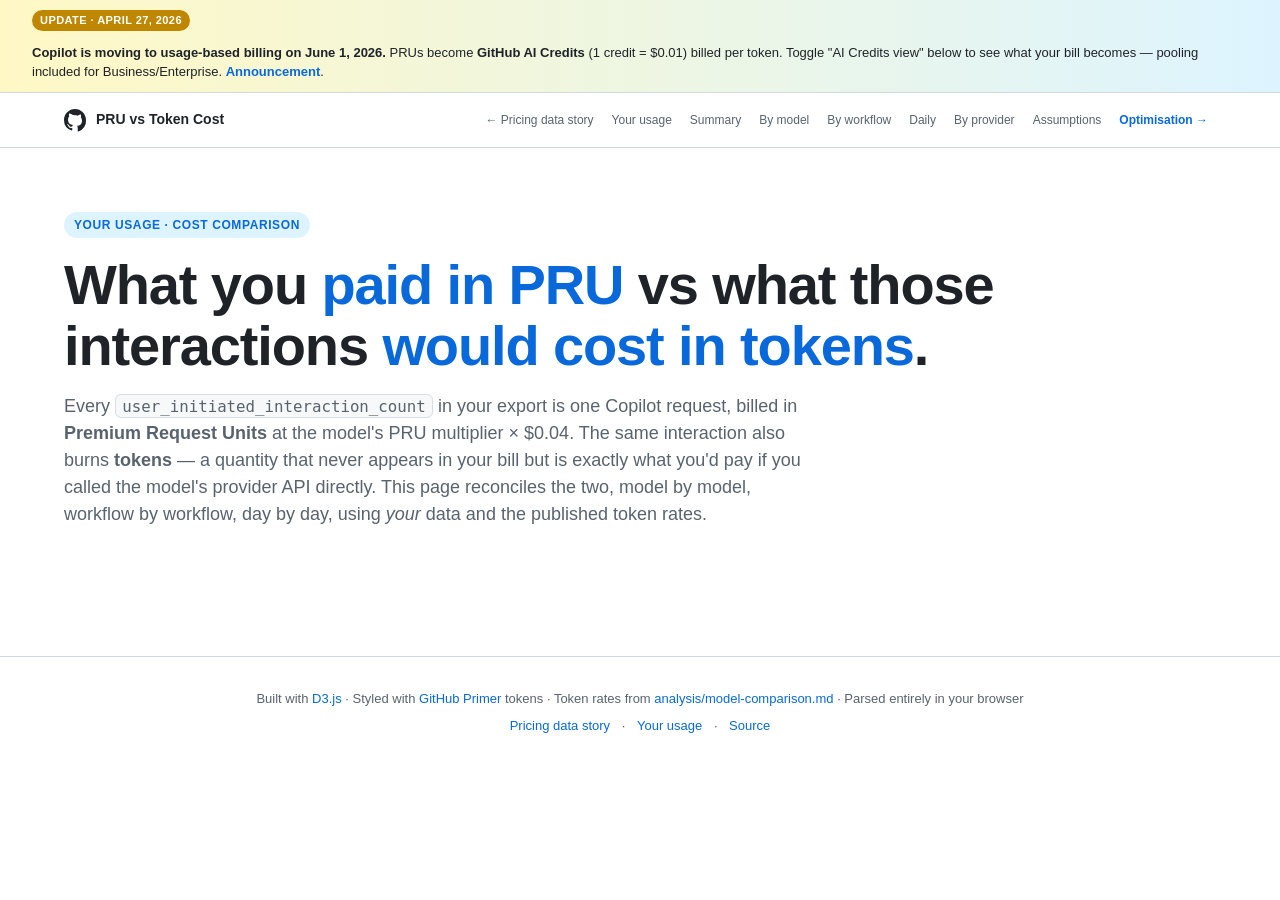
<file: docs/cost-analysis.html>
<!DOCTYPE html>
<html lang="en">
<head>
<meta charset="UTF-8">
<meta name="viewport" content="width=device-width, initial-scale=1">
<title>Your PRU vs Token Cost · Copilot Usage Analysis</title>
<meta name="description" content="Compare what you actually paid in Copilot Premium Request Units (PRU) against what those same interactions would cost at provider list-price tokens. Built from your uploaded usage export — runs entirely in your browser.">
<link rel="icon" href="data:image/svg+xml,%3Csvg xmlns='http://www.w3.org/2000/svg' viewBox='0 0 16 16'%3E%3Cpath fill='%231f6feb' d='M8 0C3.58 0 0 3.58 0 8a8 8 0 005.47 7.59c.4.07.55-.17.55-.38v-1.34c-2.23.49-2.7-1.07-2.7-1.07-.36-.92-.89-1.17-.89-1.17-.73-.5.05-.49.05-.49.81.06 1.23.83 1.23.83.72 1.23 1.88.87 2.34.66.07-.52.28-.87.51-1.07-1.78-.2-3.64-.89-3.64-3.95 0-.87.31-1.59.82-2.15-.08-.2-.36-1.02.08-2.12 0 0 .67-.21 2.2.82.64-.18 1.32-.27 2-.27.68 0 1.36.09 2 .27 1.53-1.04 2.2-.82 2.2-.82.44 1.1.16 1.92.08 2.12.51.56.82 1.27.82 2.15 0 3.07-1.87 3.75-3.65 3.95.29.25.54.73.54 1.48v2.19c0 .21.15.46.55.38A8.013 8.013 0 0016 8c0-4.42-3.58-8-8-8z'/%3E%3C/svg%3E">
<link rel="stylesheet" href="styles.css">
<style>
  /* page-local tweaks: cost analysis tables + tier badges */
  .cost-table { width: 100%; border-collapse: collapse; font-size: 13px; }
  .cost-table th, .cost-table td { padding: 8px 10px; border-bottom: 1px solid var(--border-muted); text-align: right; white-space: nowrap; }
  .cost-table th { font-size: 11px; text-transform: uppercase; letter-spacing: 0.06em; color: var(--fg-muted); font-weight: 600; background: var(--canvas-subtle); position: sticky; top: 0; }
  .cost-table th:first-child, .cost-table td:first-child { text-align: left; white-space: normal; }
  .cost-table tr:hover td { background: var(--canvas-subtle); }
  .cost-table .num { font-variant-numeric: tabular-nums; }
  .cost-table .pos { color: var(--success-fg); }
  .cost-table .neg { color: var(--danger-fg); }
  .cost-table .muted { color: var(--fg-muted); font-size: 12px; }
  .table-wrap { max-height: 520px; overflow: auto; border: 1px solid var(--border-default); border-radius: 8px; background: var(--canvas-default); }
  .badge { display: inline-block; font-size: 11px; padding: 1px 6px; border-radius: 999px; border: 1px solid var(--border-default); background: var(--canvas-subtle); color: var(--fg-muted); }
  .badge.warn { background: var(--attention-subtle); border-color: var(--attention-emphasis); color: var(--attention-fg); }
  .profile-grid { display: grid; grid-template-columns: minmax(200px, 1.2fr) 1fr 1fr; gap: 10px 16px; align-items: center; padding: 12px 0; }
  .profile-grid > .head { font-size: 11px; text-transform: uppercase; letter-spacing: 0.06em; color: var(--fg-muted); font-weight: 600; }
  .profile-grid select { width: 100%; padding: 6px 8px; border-radius: 6px; border: 1px solid var(--border-default); background: var(--canvas-default); color: var(--fg-default); font-size: 13px; }
  .profile-grid .feat { font-family: ui-monospace, "SF Mono", Menlo, monospace; font-size: 12px; color: var(--fg-default); }
  .profile-grid .meta { font-size: 12px; color: var(--fg-muted); }
  .stat-card.win .value { color: var(--success-fg); }
  .stat-card.loss .value { color: var(--danger-fg); }
  .no-data { padding: 60px 20px; text-align: center; color: var(--fg-muted); }
  .no-data h2 { color: var(--fg-default); margin-bottom: 8px; }
  .pill-row { display: flex; gap: 8px; flex-wrap: wrap; margin: 12px 0 4px; }
  .pill-row .pill { font-size: 12px; padding: 4px 10px; border-radius: 999px; background: var(--canvas-subtle); border: 1px solid var(--border-default); color: var(--fg-muted); }
  .pill-row .pill strong { color: var(--fg-default); font-variant-numeric: tabular-nums; }
</style>
</head>
<body>

<div class="announce-bar" role="note">
  <span class="pill">Update · April 27, 2026</span>
  <span><strong>Copilot is moving to usage-based billing on June&nbsp;1, 2026.</strong>
    PRUs become <strong>GitHub AI Credits</strong> (1 credit = $0.01) billed per token. Toggle "AI Credits view" below to see what your bill becomes — pooling included for Business/Enterprise.
    <a href="https://github.blog/news-insights/company-news/github-copilot-is-moving-to-usage-based-billing/">Announcement</a>.
  </span>
</div>

<header class="site-header">
  <div class="site-header-inner">
    <div class="brand">
      <svg width="22" height="22" viewBox="0 0 16 16" fill="currentColor"><path d="M8 0C3.58 0 0 3.58 0 8a8 8 0 005.47 7.59c.4.07.55-.17.55-.38v-1.34c-2.23.49-2.7-1.07-2.7-1.07-.36-.92-.89-1.17-.89-1.17-.73-.5.05-.49.05-.49.81.06 1.23.83 1.23.83.72 1.23 1.88.87 2.34.66.07-.52.28-.87.51-1.07-1.78-.2-3.64-.89-3.64-3.95 0-.87.31-1.59.82-2.15-.08-.2-.36-1.02.08-2.12 0 0 .67-.21 2.2.82A7.7 7.7 0 018 4.6c.68 0 1.36.09 2 .27 1.53-1.04 2.2-.82 2.2-.82.44 1.1.16 1.92.08 2.12.51.56.82 1.27.82 2.15 0 3.07-1.87 3.75-3.65 3.95.29.25.54.73.54 1.48v2.19c0 .21.15.46.55.38A8.013 8.013 0 0016 8c0-4.42-3.58-8-8-8z"/></svg>
      <span>PRU vs Token Cost</span>
    </div>
    <nav class="nav-links">
      <a href="index.html">← Pricing data story</a>
      <a href="usage.html">Your usage</a>
      <a href="#summary">Summary</a>
      <a href="#by-model">By model</a>
      <a href="#by-feature">By workflow</a>
      <a href="#daily">Daily</a>
      <a href="#provider">By provider</a>
      <a href="#assumptions">Assumptions</a>
      <a href="optimization.html" style="color:var(--accent-fg);font-weight:600">Optimisation →</a>
    </nav>
  </div>
</header>

<div class="hero">
  <span class="eyebrow">Your usage · cost comparison</span>
  <h1>What you <span class="accent">paid in PRU</span> vs what those interactions <span class="accent">would cost in tokens</span>.</h1>
  <p class="lede">
    Every <code>user_initiated_interaction_count</code> in your export is one Copilot
    request, billed in <strong>Premium Request Units</strong> at the model's PRU multiplier
    × $0.04. The same interaction also burns <strong>tokens</strong> — a quantity that
    never appears in your bill but is exactly what you'd pay if you called the model's
    provider API directly. This page reconciles the two, model by model, workflow by
    workflow, day by day, using <em>your</em> data and the published token rates.
  </p>
</div>

<!-- ============== NO DATA STATE ============== -->
<section id="no-data" class="no-border" hidden>
  <div class="no-data">
    <h2>No usage data loaded yet</h2>
    <p>This page reads from a usage export you've already uploaded. Head to the upload page first.</p>
    <p style="margin-top: 24px;">
      <a href="usage.html" class="btn-primer-primary">Upload your export →</a>
    </p>
  </div>
</section>

<div id="results" hidden>

<!-- ============== 1. SUMMARY ============== -->
<section id="summary" class="no-border">
  <h2><span class="num">1</span>Headline cost reconciliation</h2>
  <p class="section-lede" id="summary-lede">
    For every chat / agent / CLI interaction in your file we look up the model's PRU
    multiplier and its provider list-price token rate, multiply by the assumed token
    profile for the workflow it ran in, and total it. PRU charges are exact. Token cost
    is a directional estimate — adjust the workflow profile assumptions below to refine.
  </p>
  <div class="chart-card" style="margin: 8px 0 16px;padding:14px 16px;display:flex;align-items:center;gap:18px;flex-wrap:wrap">
    <strong style="font-size:13px;letter-spacing:.04em;text-transform:uppercase;color:var(--fg-muted)">Billing model</strong>
    <div class="toggle-group" id="billing-toggle">
      <button class="active" data-mode="pru">PRU (until May 31, 2026)</button>
      <button data-mode="credits">AI Credits (from June 1, 2026)</button>
    </div>
    <span style="font-size:13px;color:var(--fg-muted)">
      In AI Credits view, the "estimated token cost" column becomes your actual bill (1 credit = $0.01). Cached input pricing applies at provider rates.
    </span>
  </div>
  <div class="hero-stats">
    <div class="stat-card"><div class="label">Billable interactions</div><div class="value" id="kpi-int">—</div><div class="sub" id="kpi-int-sub">prompts that consumed PRU or tokens</div></div>
    <div class="stat-card"><div class="label">PRU charged</div><div class="value" id="kpi-pru">—</div><div class="sub" id="kpi-pru-sub">— premium requests · @ $0.04 each</div></div>
    <div class="stat-card"><div class="label">PRU cost (today's bill)</div><div class="value" id="kpi-pru-cost">—</div><div class="sub">at $0.04 / PRU overage rate</div></div>
    <div class="stat-card"><div class="label" id="kpi-tok-label">Estimated token cost</div><div class="value" id="kpi-tok-cost">—</div><div class="sub" id="kpi-tok-sub">at provider list price · same interactions</div></div>
    <div class="stat-card"><div class="label">AI Credits used</div><div class="value" id="kpi-credits">—</div><div class="sub">1 credit = $0.01 USD billed per token</div></div>
    <div class="stat-card" id="kpi-delta-card"><div class="label">PRU − Credits</div><div class="value" id="kpi-delta">—</div><div class="sub" id="kpi-delta-sub">positive = PRU costs more · negative = AI Credits costs more</div></div>
    <div class="stat-card"><div class="label">If billed by direct API</div><div class="value" id="kpi-direct">—</div><div class="sub" id="kpi-direct-sub">what the provider would charge you directly</div></div>
  </div>
  <div class="callout" id="summary-callout">
    <strong id="summary-callout-title">Loading…</strong>
    <span id="summary-callout-body"></span>
  </div>
</section>

<!-- ============== 2. WORKFLOW ASSUMPTIONS ============== -->
<section id="assumptions">
  <h2><span class="num">2</span>Workflow token assumptions</h2>
  <p class="section-lede">
    Token cost depends entirely on how big each prompt is. The Copilot export tells us
    <em>which feature</em> ran every interaction (chat, agent mode, plan mode, CLI…) but
    not how many tokens each one used. Pick a token profile for each feature found in
    your file. Defaults follow the analysis: chat = 4K in / 2K out, agent mode = 60K /
    15K, CLI = 100K / 25K. Changes recompute every chart and KPI on this page in real time.
  </p>
  <div class="chart-card">
    <div class="profile-grid" id="profile-grid">
      <div class="head">Feature in your file</div>
      <div class="head">Token profile (in / out)</div>
      <div class="head">Interactions seen</div>
    </div>
    <div class="pill-row">
      <span class="pill">Total assumed input tokens · <strong id="pill-in">—</strong></span>
      <span class="pill">Total assumed output tokens · <strong id="pill-out">—</strong></span>
      <span class="pill">CLI tokens (measured exactly) · <strong id="pill-cli">—</strong></span>
    </div>
    <div class="source-line">
      Profiles are sourced from <a href="analysis/model-comparison.md#token-economics-mode-by-mode">analysis/model-comparison.md</a>.
      CLI rows use the actual token counts your export already includes — no estimation needed.
    </div>
  </div>
</section>

<!-- ============== 3. PER MODEL ============== -->
<section id="by-model">
  <h2><span class="num">3</span>Cost per model — PRU vs token</h2>
  <p class="section-lede">
    Each row is a model that appears in your <code>totals_by_model_feature</code>. PRU
    cost is the multiplier × interactions × $0.04. Token cost uses the workflow profiles
    above and the model's list-price input/output rates. Sorted by total interactions.
  </p>
  <div class="chart-card">
    <div class="chart-title">PRU charge vs estimated token cost (top 12 models)</div>
    <div class="chart-sub">Blue = what you paid in PRU · Orange = what those interactions would cost at provider list price.</div>
    <div id="chart-models"></div>
    <div class="legend">
      <span class="legend-item"><span class="legend-swatch" style="background:var(--accent-emphasis)"></span>PRU cost ($)</span>
      <span class="legend-item"><span class="legend-swatch" style="background:var(--p-anthropic)"></span>Token cost ($)</span>
    </div>
  </div>
  <div class="chart-card">
    <div class="chart-title">Full per-model breakdown</div>
    <div class="chart-sub">Negative delta = PRU subsidises you (token cost > PRU). Positive = PRU charges more than tokens.</div>
    <div class="table-wrap">
      <table class="cost-table" id="model-table">
        <thead><tr>
          <th>Model</th><th>Provider</th><th>Mult</th><th>Tier</th>
          <th>Interactions</th><th>PRU charged</th><th>PRU $</th>
          <th>Est. tokens (M)</th><th>Token $</th><th>Δ (PRU − Tok)</th>
        </tr></thead>
        <tbody></tbody>
      </table>
    </div>
  </div>
</section>

<!-- ============== 4. PER FEATURE ============== -->
<section id="by-feature">
  <h2><span class="num">4</span>Cost per workflow / feature</h2>
  <p class="section-lede">
    Same data, sliced by the Copilot feature instead of the model. Reveals where the
    PRU↔token gap actually opens up: a chat-mode interaction looks fairly priced;
    agent-mode and CLI start to subsidise heavily on premium models.
  </p>
  <div class="chart-card">
    <div class="chart-title">PRU vs token cost by feature</div>
    <div class="chart-sub">Hover for ratio. CLI uses your exact recorded token counts.</div>
    <div id="chart-features"></div>
    <div class="legend">
      <span class="legend-item"><span class="legend-swatch" style="background:var(--accent-emphasis)"></span>PRU cost ($)</span>
      <span class="legend-item"><span class="legend-swatch" style="background:var(--p-anthropic)"></span>Token cost ($)</span>
    </div>
  </div>
</section>

<!-- ============== 5. DAILY TREND ============== -->
<section id="daily">
  <h2><span class="num">5</span>Daily cost — the two universes side by side</h2>
  <p class="section-lede">
    Two stacked area charts on the same x-axis. Top: what you actually got billed in PRU
    each day. Bottom: what those exact same interactions would have cost in tokens. Same
    days, same models, two pricing models.
  </p>
  <div class="chart-card">
    <div class="chart-controls">
      <div class="toggle-group" id="daily-toggle">
        <button class="active" data-mode="overlay">Overlay (compare)</button>
        <button data-mode="cumulative">Cumulative ($)</button>
      </div>
    </div>
    <div class="chart-title">Daily PRU $ vs token $ across the export window</div>
    <div class="chart-sub">Bars / lines per day for the full reporting period.</div>
    <div id="chart-daily"></div>
    <div class="legend">
      <span class="legend-item"><span class="legend-swatch" style="background:var(--accent-emphasis)"></span>PRU $</span>
      <span class="legend-item"><span class="legend-swatch" style="background:var(--p-anthropic)"></span>Token $</span>
    </div>
  </div>
</section>

<!-- ============== 6. BY PROVIDER ============== -->
<section id="provider">
  <h2><span class="num">6</span>If you switched to direct API access today</h2>
  <p class="section-lede">
    Where would your token spend actually go? This section assumes you skipped Copilot
    entirely and called every model's provider API directly at <em>list price</em>. It is
    upper-bound — real direct-API customers negotiate rates and Anthropic / OpenAI both
    offer prompt caching that knocks ~30–50% off input cost on agent workflows. Use it as
    "the worst case if you went DIY".
  </p>
  <div class="chart-card">
    <div class="chart-title">Estimated direct-provider spend for the report window</div>
    <div class="chart-sub">Donut by provider · totals with input/output split below. Compared head-to-head with what you actually paid Copilot.</div>
    <div id="chart-provider"></div>
  </div>
  <div class="chart-card">
    <div class="table-wrap">
      <table class="cost-table" id="provider-table">
        <thead><tr>
          <th>Provider</th>
          <th>Models you used</th>
          <th>Interactions</th>
          <th>Input tokens</th>
          <th>Output tokens</th>
          <th>Input $</th>
          <th>Output $</th>
          <th>Total direct $</th>
          <th>vs PRU paid</th>
        </tr></thead>
        <tbody></tbody>
      </table>
    </div>
  </div>
</section>

<!-- ============== 7. POOLED ALLOWANCE FIT (BUSINESS / ENTERPRISE) ============== -->
<section id="pool-fit">
  <h2><span class="num">7</span>Pooled allowance fit · Business &amp; Enterprise</h2>
  <p class="section-lede">
    On June 1, 2026 Copilot Business and Enterprise pool every seat's monthly AI Credits
    allowance into one shared bucket. This panel projects your uploaded month's token
    cost against that pool. <strong>Seat count defaults to the number of distinct active
    users in your upload</strong>; orgs running a hybrid of Business and Enterprise can
    rebalance the plan mix below — the pool size, subscription cost, and per-seat
    averages update live. Pro / Pro+ are excluded — those plans are <em>not</em> pooled.
  </p>
  <div class="pool-controls">
    <div class="field">
      <label for="fit-seats">Total seats <span style="text-transform:none;color:var(--fg-subtle);font-weight:400">(<span id="fit-seats-val">100</span>)</span></label>
      <input type="range" id="fit-seats" min="5" max="2000" step="5" value="100">
      <span class="hint" id="fit-seats-hint" style="font-size:11px;color:var(--fg-muted)"></span>
    </div>
    <div class="field">
      <label for="fit-mix">Plan mix · <span id="fit-mix-label" style="text-transform:none;color:var(--fg-default);font-weight:600">100% Business / 0% Enterprise</span></label>
      <input type="range" id="fit-mix" min="0" max="100" step="1" value="100">
      <span class="hint" style="font-size:11px;color:var(--fg-muted)">Drag left for more Enterprise seats. Larger orgs typically run a hybrid.</span>
    </div>
    <div class="field">
      <label for="fit-period">Period</label>
      <select id="fit-period">
        <option value="promo" selected>Jun 1 – Sep 1, 2026 (introductory)</option>
        <option value="standard">Sep 1, 2026 onward</option>
      </select>
    </div>
    <div class="field" style="flex:1;min-width:240px">
      <span class="pool-stat"><span>Pool</span><strong id="fit-pool">—</strong></span>
      <span class="pool-stat"><span>Pool $</span><strong id="fit-pool-dollar">—</strong></span>
      <span class="pool-stat"><span>Subs cost</span><strong id="fit-subs">—</strong></span>
    </div>
  </div>
  <div class="chart-card" style="margin-top:8px;padding:12px 16px;display:flex;flex-wrap:wrap;gap:18px;align-items:center">
    <span class="pool-stat"><span>Business</span><strong id="fit-biz">—</strong></span>
    <span class="pool-stat"><span>Enterprise</span><strong id="fit-ent">—</strong></span>
    <span class="pool-stat"><span>Biz pool credits</span><strong id="fit-biz-c">—</strong></span>
    <span class="pool-stat"><span>Ent pool credits</span><strong id="fit-ent-c">—</strong></span>
  </div>
  <div class="chart-card" style="margin-top:16px">
    <div class="chart-title" id="fit-title">Your month vs. pooled allowance</div>
    <div class="chart-sub" id="fit-sub">—</div>
    <div class="pool-bar" id="fit-bar" style="margin-top:18px;height:36px"></div>
    <div class="pool-legend">
      <span><i style="background:var(--accent-emphasis)"></i>Your token cost (this month)</span>
      <span><i style="background:var(--accent-subtle);border:1px dashed var(--accent-emphasis)"></i>Pool headroom</span>
      <span><i style="background:repeating-linear-gradient(45deg,var(--danger-emphasis),var(--danger-emphasis) 4px,#fff 4px,#fff 8px)"></i>Overage (paid)</span>
    </div>
    <div id="fit-summary" style="margin-top:18px"></div>
  </div>
</section>

<!-- ============== 8. RECOMMENDATIONS ============== -->
<section id="reco">
  <h2><span class="num">8</span>What this means for you</h2>
  <p class="section-lede">A short read of the data above — generated from your numbers, not generic advice.</p>
  <div id="reco-list"></div>
</section>

<!-- ============== NEXT: OPTIMISATION ============== -->
<section id="next-optimisation" class="no-border">
  <div class="cta-card">
    <div class="cta-content">
      <span class="eyebrow">Next step</span>
      <h2 style="margin:8px 0 12px">Turn this into an <span class="accent">optimisation plan</span></h2>
      <p class="section-lede" style="margin:0 0 20px">
        You now know what your fleet would cost in tokens. The optimisation page takes
        the same upload and answers the strategic questions: what's the right
        <strong>Business / Enterprise mix</strong>, which <strong>model swaps</strong> recover the
        most credits, how many <strong>dormant seats</strong> are quietly funding the pool, and
        what does the <strong>next 12 months</strong> look like under conservative vs aggressive plays.
      </p>
      <a href="optimization.html" class="btn-primer-primary" aria-label="Open the UBB optimisation page">
        <svg width="16" height="16" viewBox="0 0 16 16" fill="currentColor" aria-hidden="true">
          <path d="M1.5 8a.75.75 0 0 1 .75-.75h9.69L8.97 4.28a.75.75 0 1 1 1.06-1.06l4.25 4.25a.75.75 0 0 1 0 1.06l-4.25 4.25a.75.75 0 1 1-1.06-1.06l2.97-2.97H2.25A.75.75 0 0 1 1.5 8Z"/>
        </svg>
        <span>Open UBB optimisation insights →</span>
      </a>
      <p class="export-hint" style="margin-top:14px">
        Personas · plan-mix sweep · substitution waterfall · scenario sliders · 12-month forecast.
      </p>
    </div>
  </div>
</section>

</div><!-- /#results -->

<footer>
  <div>
    Built with <a href="https://d3js.org">D3.js</a> · Styled with <a href="https://primer.style">GitHub Primer</a> tokens ·
    Token rates from <a href="analysis/model-comparison.md">analysis/model-comparison.md</a> ·
    Parsed entirely in your browser
  </div>
  <div class="links">
    <a href="index.html">Pricing data story</a> ·
    <a href="usage.html">Your usage</a> ·
    <a href="https://github.com/Bens-Scratch-Org/Supreme-Model-Picker">Source</a>
  </div>
</footer>

<div class="d3-tooltip" id="tooltip"></div>

<script src="https://d3js.org/d3.v7.min.js"></script>
<script src="data.js"></script>
<script src="cost-analysis.js"></script>
</body>
</html>
</file>
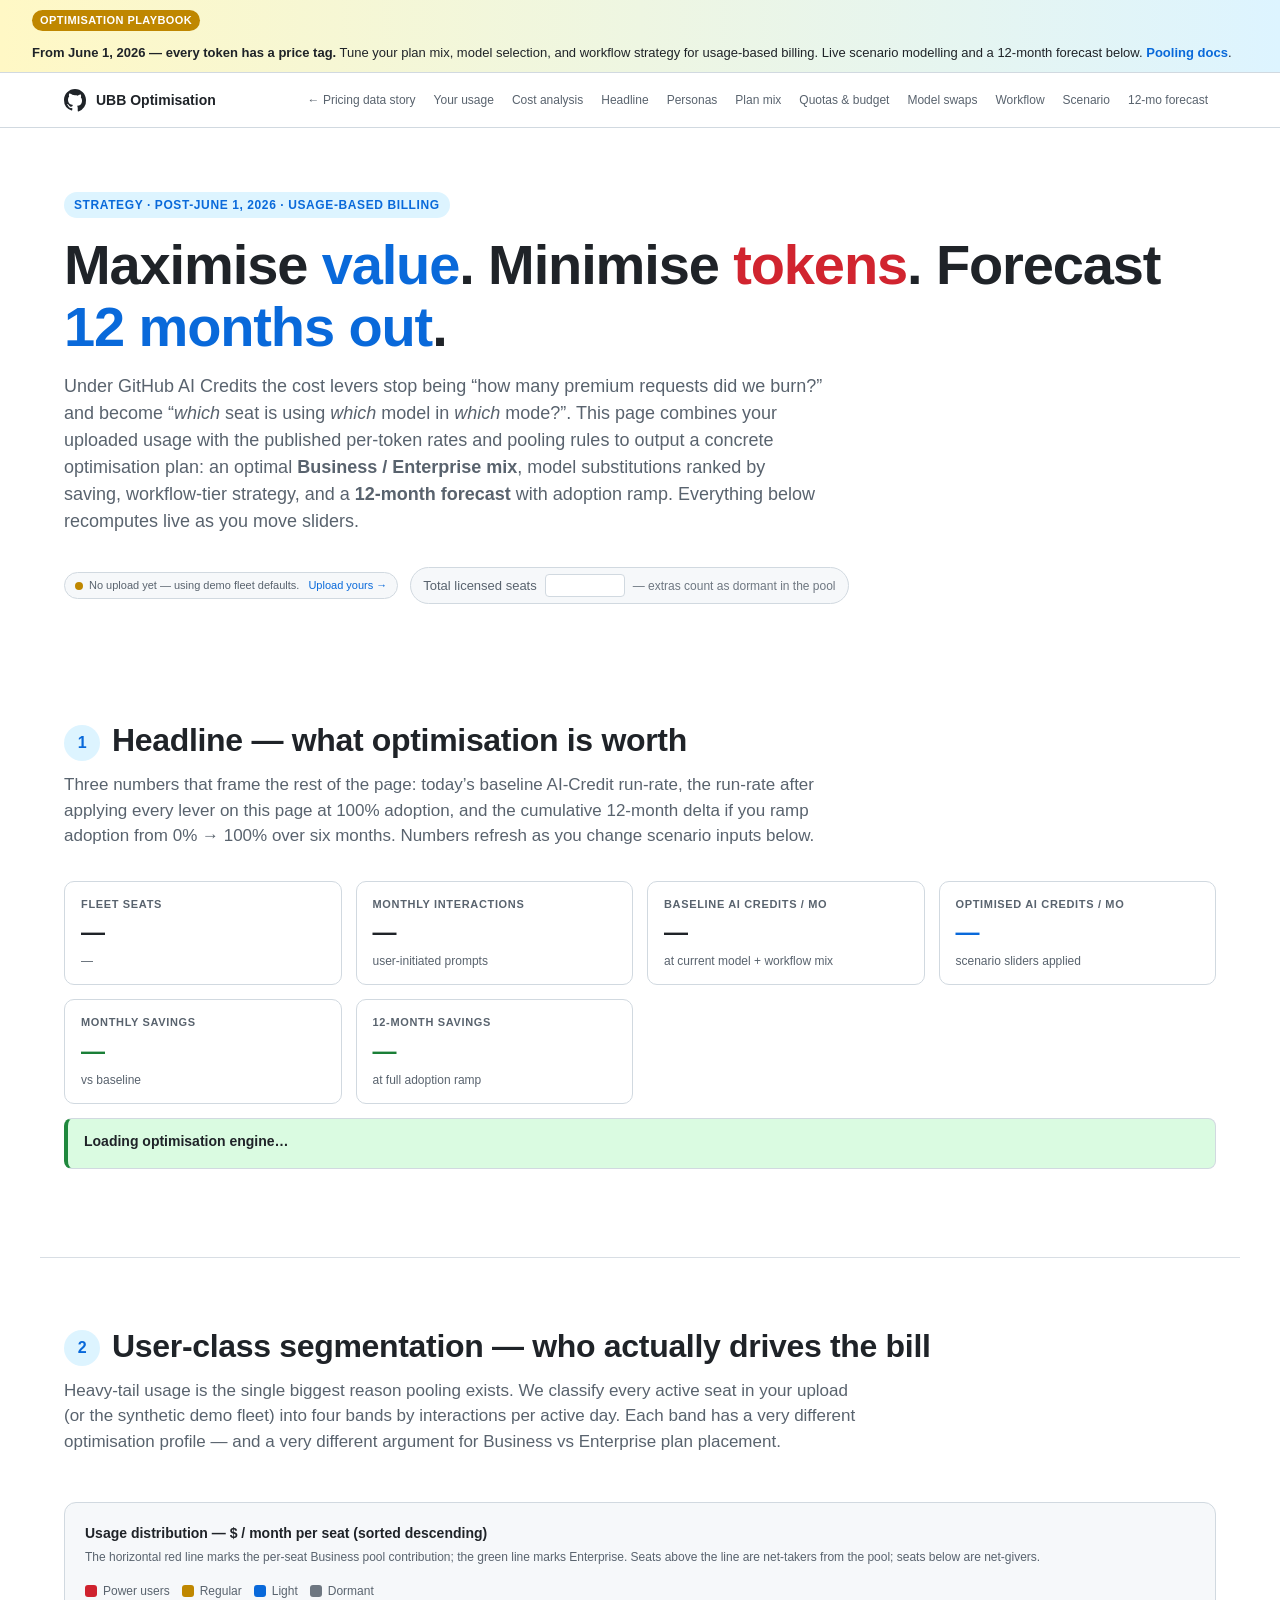
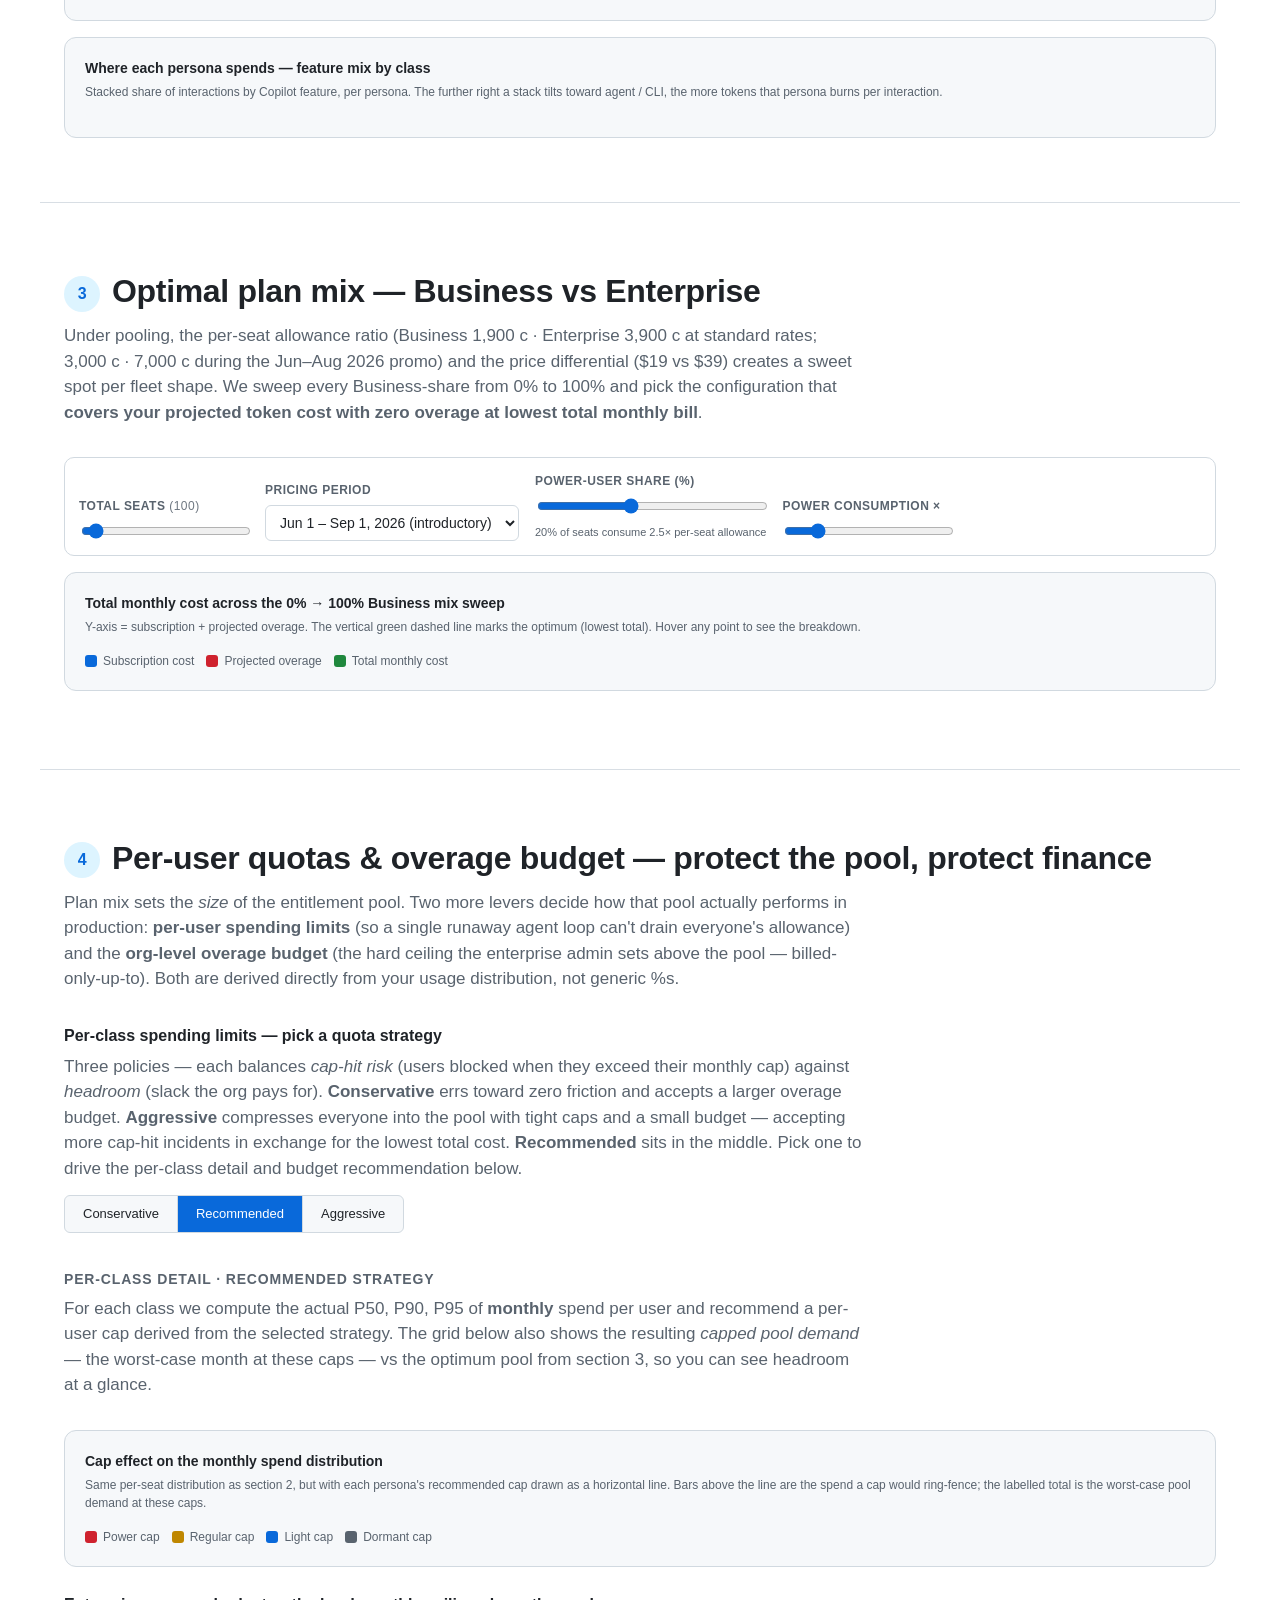
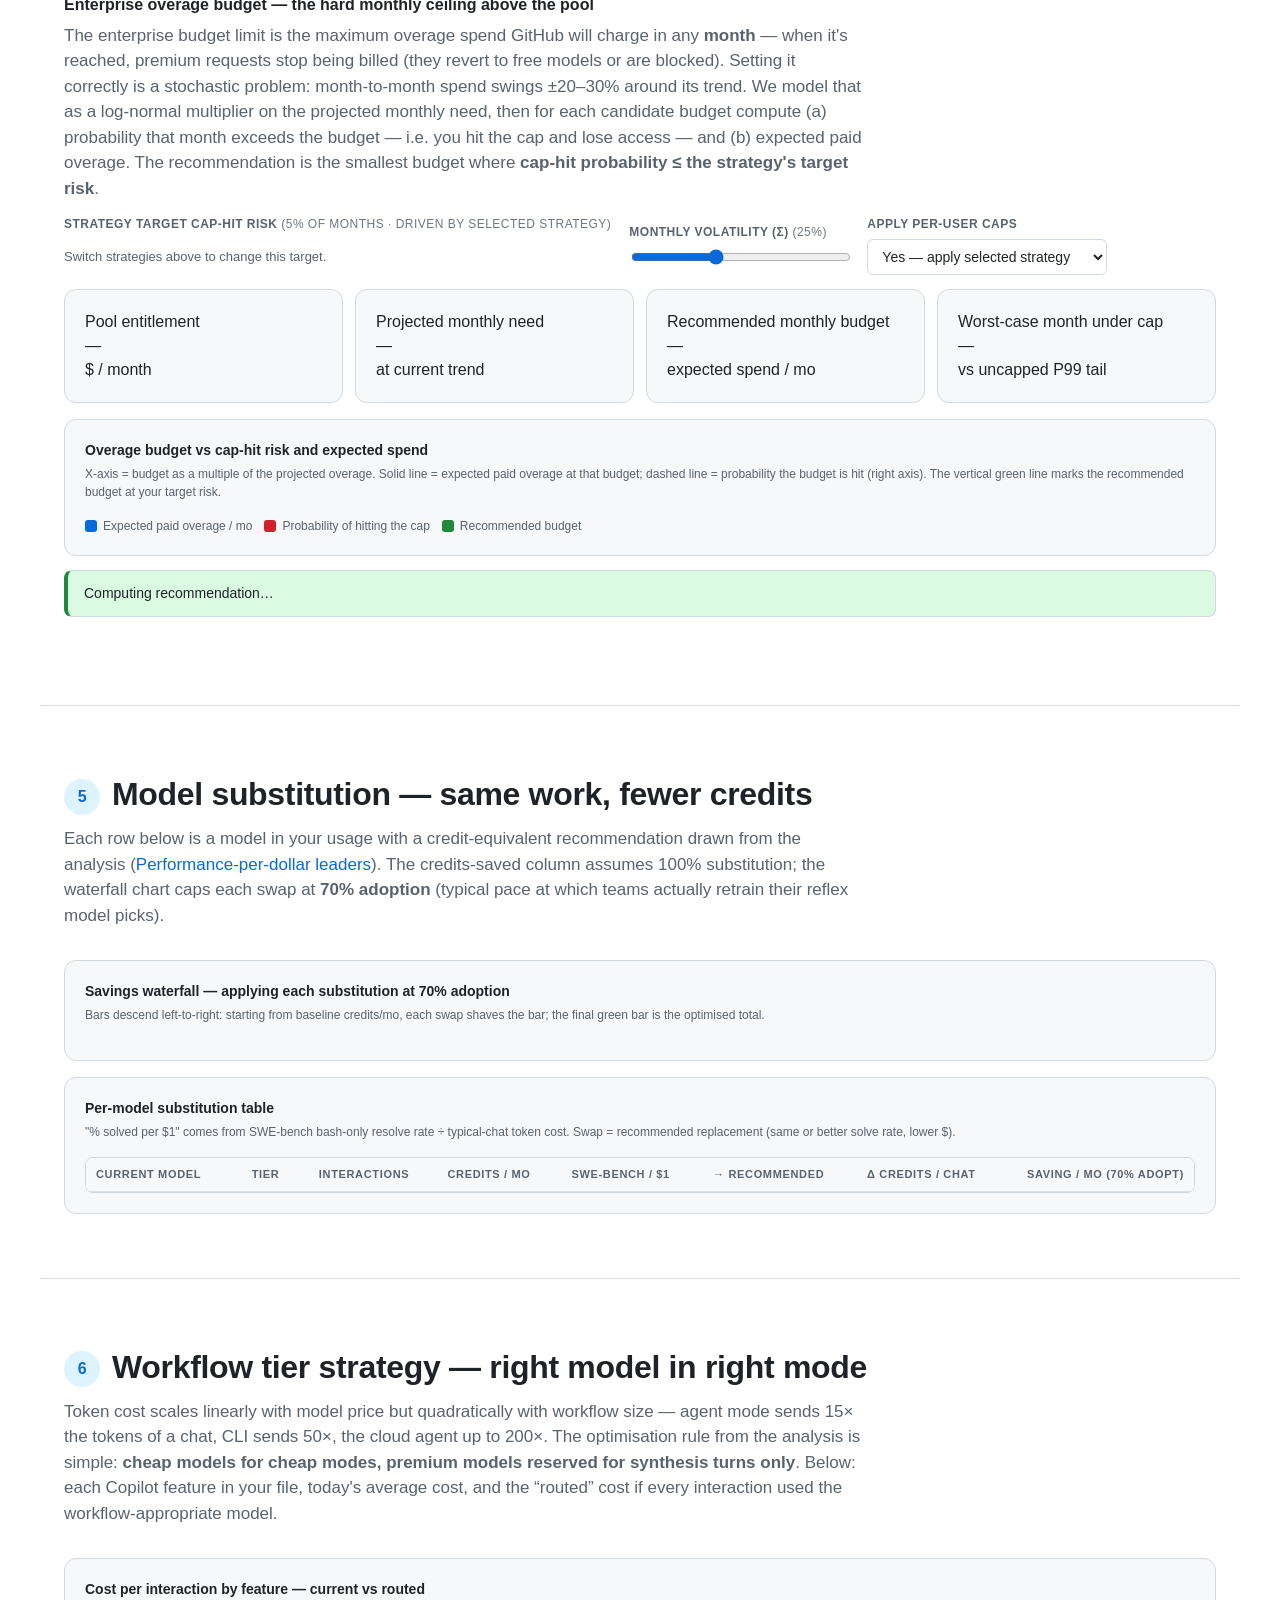
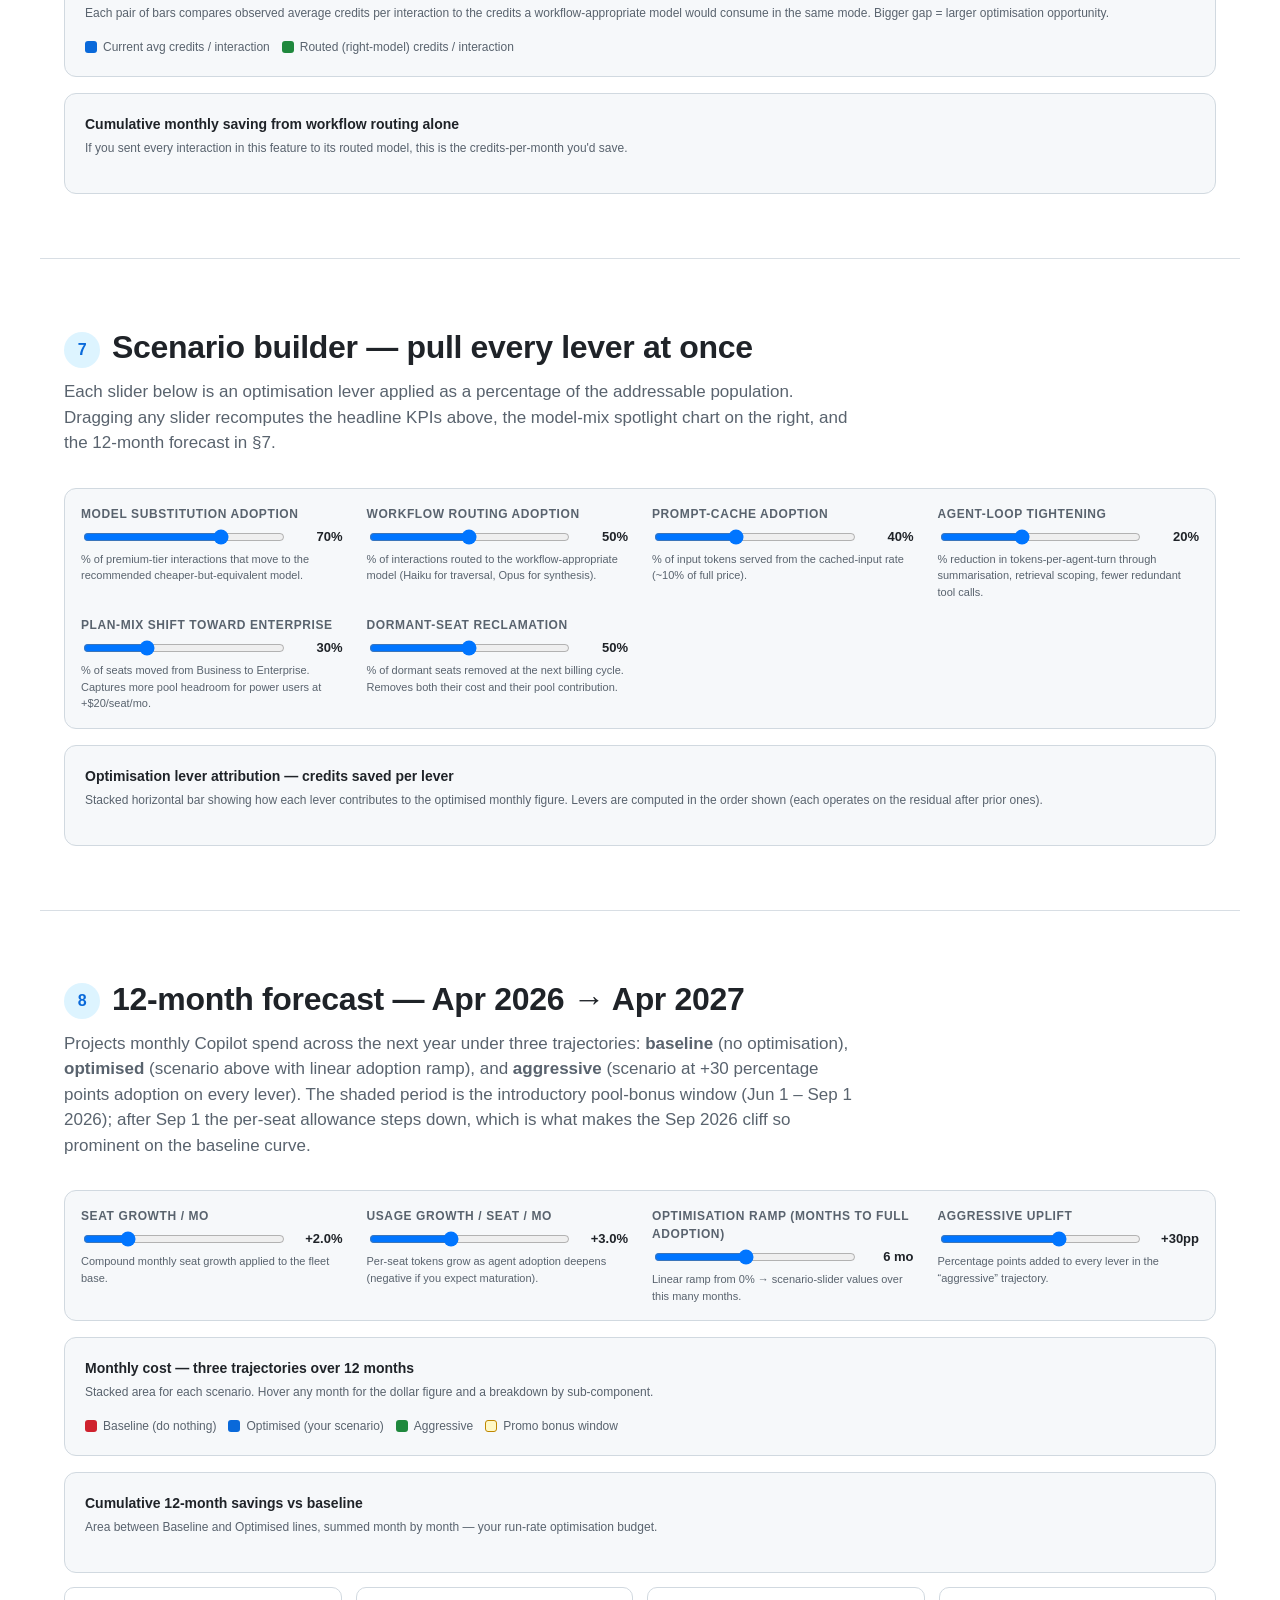
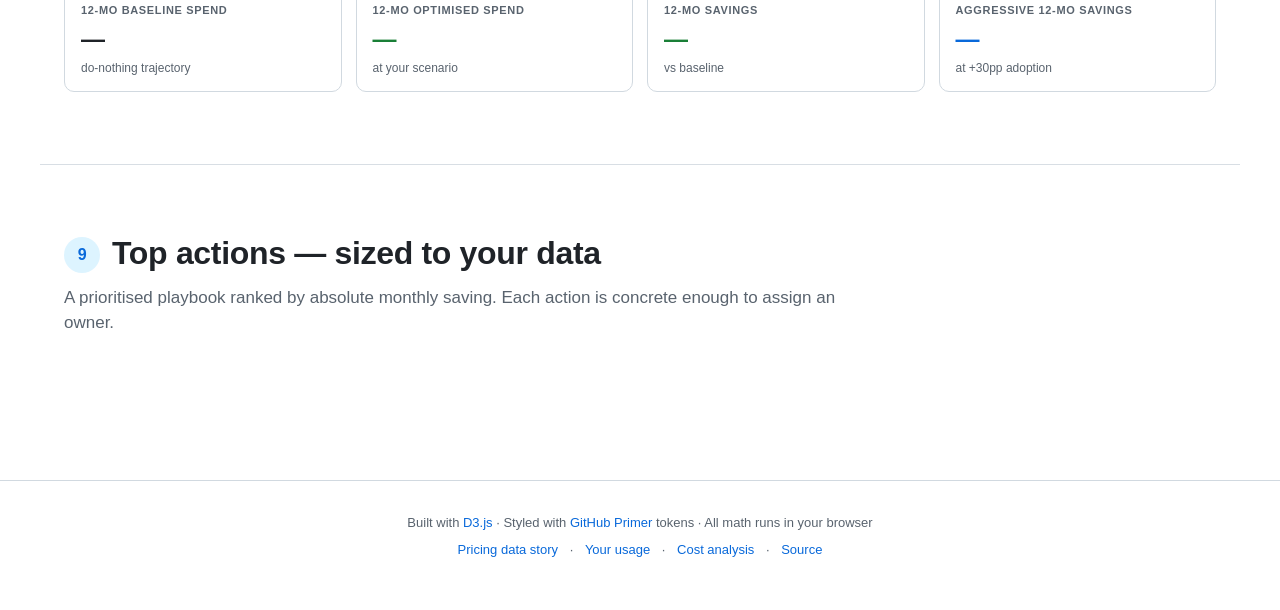
<file: docs/optimization.html>
<!DOCTYPE html>
<html lang="en">
<head>
<meta charset="UTF-8">
<meta name="viewport" content="width=device-width, initial-scale=1">
<title>UBB Optimization · Maximise value, minimise cost · Copilot</title>
<meta name="description" content="Strategic optimisation playbook for GitHub Copilot under usage-based billing. Persona segmentation, plan-mix optimiser, model-substitution analysis, scenario modelling, and 12-month cost forecast — driven by your uploaded usage data.">
<link rel="icon" href="data:image/svg+xml,%3Csvg xmlns='http://www.w3.org/2000/svg' viewBox='0 0 16 16'%3E%3Cpath fill='%231f6feb' d='M8 0C3.58 0 0 3.58 0 8a8 8 0 005.47 7.59c.4.07.55-.17.55-.38v-1.34c-2.23.49-2.7-1.07-2.7-1.07-.36-.92-.89-1.17-.89-1.17-.73-.5.05-.49.05-.49.81.06 1.23.83 1.23.83.72 1.23 1.88.87 2.34.66.07-.52.28-.87.51-1.07-1.78-.2-3.64-.89-3.64-3.95 0-.87.31-1.59.82-2.15-.08-.2-.36-1.02.08-2.12 0 0 .67-.21 2.2.82.64-.18 1.32-.27 2-.27.68 0 1.36.09 2 .27 1.53-1.04 2.2-.82 2.2-.82.44 1.1.16 1.92.08 2.12.51.56.82 1.27.82 2.15 0 3.07-1.87 3.75-3.65 3.95.29.25.54.73.54 1.48v2.19c0 .21.15.46.55.38A8.013 8.013 0 0016 8c0-4.42-3.58-8-8-8z'/%3E%3C/svg%3E">
<link rel="stylesheet" href="styles.css">
<style>
  /* Optimization page-local tweaks */
  .opt-grid { display: grid; grid-template-columns: repeat(auto-fit, minmax(220px, 1fr)); gap: 14px; margin: 12px 0 8px; }
  .opt-card { background: var(--canvas-default); border: 1px solid var(--border-default); border-radius: 10px; padding: 14px 16px; }
  .opt-card .lbl { font-size: 11px; text-transform: uppercase; letter-spacing: .06em; color: var(--fg-muted); font-weight: 600; }
  .opt-card .v { font-size: 24px; font-weight: 700; font-variant-numeric: tabular-nums; margin-top: 2px; }
  .opt-card .sub { font-size: 12px; color: var(--fg-muted); margin-top: 2px; }
  .opt-card.win .v { color: var(--success-fg); }
  .opt-card.loss .v { color: var(--danger-fg); }
  .opt-card.accent .v { color: var(--accent-fg); }
  .persona-grid { display: grid; grid-template-columns: repeat(4, 1fr); gap: 12px; margin-top: 14px; }
  @media (max-width: 880px) { .persona-grid { grid-template-columns: repeat(2,1fr); } }
  .persona-card { background: var(--canvas-default); border: 1px solid var(--border-default); border-radius: 10px; padding: 14px; position: relative; overflow: hidden; }
  .persona-card .top-bar { position: absolute; top:0; left:0; right:0; height: 4px; }
  .persona-card h4 { margin: 4px 0 2px; font-size: 14px; }
  .persona-card .meta { font-size: 12px; color: var(--fg-muted); }
  .persona-card .v { font-size: 22px; font-weight: 700; font-variant-numeric: tabular-nums; margin-top: 8px; }
  .persona-card .sub { font-size: 11px; color: var(--fg-muted); margin-top: 2px; }
  .persona-card .desc { font-size: 12px; color: var(--fg-default); margin-top: 8px; line-height: 1.4; }
  .strat-grid { display: grid; grid-template-columns: repeat(3, 1fr); gap: 12px; }
  @media (max-width: 880px) { .strat-grid { grid-template-columns: 1fr; } }
  .strat-card { background: var(--canvas-default); border: 1px solid var(--border-default); border-radius: 10px; padding: 14px; }
  .strat-card.best { border-color: var(--success-emphasis); box-shadow: 0 0 0 2px var(--success-subtle); }
  .strat-card .ribbon { display: inline-block; font-size: 10px; text-transform: uppercase; letter-spacing: .06em; padding: 2px 8px; border-radius: 999px; background: var(--success-emphasis); color: white; font-weight: 700; }
  .strat-card h4 { margin: 6px 0 4px; font-size: 14px; }
  .strat-card .v { font-size: 22px; font-weight: 700; font-variant-numeric: tabular-nums; }
  .strat-card .sub { font-size: 12px; color: var(--fg-muted); margin-top: 2px; }
  .strat-card .breakdown { font-size: 12px; color: var(--fg-muted); margin-top: 8px; line-height: 1.5; }
  .quota-grid { display: grid; grid-template-columns: repeat(4, 1fr); gap: 12px; margin-top: 8px; }
  @media (max-width: 1100px) { .quota-grid { grid-template-columns: repeat(2,1fr); } }
  .quota-card { background: var(--canvas-default); border: 1px solid var(--border-default); border-radius: 10px; padding: 14px 14px 12px; position: relative; overflow: hidden; }
  .quota-card .top-bar { position: absolute; top:0; left:0; right:0; height: 4px; }
  .quota-card h4 { margin: 4px 0 2px; font-size: 14px; }
  .quota-card .meta { font-size: 12px; color: var(--fg-muted); }
  .quota-card .v { font-size: 22px; font-weight: 700; font-variant-numeric: tabular-nums; margin-top: 8px; }
  .quota-card .sub { font-size: 11px; color: var(--fg-muted); margin-top: 2px; }
  .quota-card .pcts { font-size: 12px; color: var(--fg-muted); margin-top: 8px; display: grid; grid-template-columns: repeat(3,1fr); gap: 4px; }
  .quota-card .pcts strong { display: block; color: var(--fg-default); font-variant-numeric: tabular-nums; }
  .quota-card .desc { font-size: 12px; color: var(--fg-default); margin-top: 10px; line-height: 1.45; padding-top: 10px; border-top: 1px dashed var(--border-default); }
  .strategy-tabs { display: inline-flex; border: 1px solid var(--border-default); border-radius: 6px; overflow: hidden; background: var(--canvas-subtle); }
  .strategy-tab { background: transparent; color: var(--fg-default); border: none; padding: 8px 18px; cursor: pointer; font: inherit; font-size: 13px; font-weight: 500; border-right: 1px solid var(--border-default); transition: background 0.1s; }
  .strategy-tab:last-child { border-right: none; }
  .strategy-tab.active { background: var(--accent-emphasis); color: #fff; }
  .strategy-tab:hover:not(.active) { background: var(--canvas-default); }
  .strat-card.recommended { border-color: var(--success-emphasis); box-shadow: 0 0 0 2px var(--success-subtle); }
  .strat-card .strat-row { display: flex; justify-content: space-between; align-items: baseline; font-size: 12px; padding: 5px 0; border-bottom: 1px dashed var(--border-muted); }
  .strat-card .strat-row:last-child { border-bottom: none; }
  .strat-card .strat-row .k { color: var(--fg-muted); }
  .strat-card .strat-row .v2 { font-weight: 600; font-variant-numeric: tabular-nums; color: var(--fg-default); font-size: 13px; }
  .scen-controls { display: grid; grid-template-columns: repeat(auto-fit, minmax(240px, 1fr)); gap: 16px 24px; padding: 16px; }
  .scen-field { display: flex; flex-direction: column; gap: 4px; }
  .scen-field label { font-size: 12px; color: var(--fg-muted); text-transform: uppercase; letter-spacing: .05em; font-weight: 600; }
  .scen-field .row { display: flex; align-items: center; gap: 8px; }
  .scen-field input[type=range] { flex: 1; }
  .scen-field .val { font-size: 13px; font-variant-numeric: tabular-nums; min-width: 48px; text-align: right; font-weight: 600; color: var(--fg-default); }
  .scen-field .hint { font-size: 11px; color: var(--fg-muted); }
  .reco-list { list-style: none; padding: 0; margin: 0; }
  .reco-list li { padding: 12px 14px; border: 1px solid var(--border-default); border-radius: 8px; background: var(--canvas-default); margin-bottom: 10px; display: flex; gap: 14px; align-items: flex-start; }
  .reco-list .icon { font-size: 22px; flex-shrink: 0; }
  .reco-list .body strong { display: block; margin-bottom: 2px; }
  .reco-list .body .num { color: var(--success-fg); font-variant-numeric: tabular-nums; font-weight: 700; }
  .opt-table { width: 100%; border-collapse: collapse; font-size: 13px; }
  .opt-table th, .opt-table td { padding: 8px 10px; border-bottom: 1px solid var(--border-muted); text-align: right; white-space: nowrap; }
  .opt-table th { font-size: 11px; text-transform: uppercase; letter-spacing: .06em; color: var(--fg-muted); font-weight: 600; background: var(--canvas-subtle); position: sticky; top: 0; }
  .opt-table th:first-child, .opt-table td:first-child { text-align: left; white-space: normal; }
  .opt-table tr:hover td { background: var(--canvas-subtle); }
  .opt-table .pos { color: var(--success-fg); font-weight: 600; }
  .opt-table .neg { color: var(--danger-fg); font-weight: 600; }
  .opt-table .muted { color: var(--fg-muted); }
  .badge { display: inline-block; font-size: 11px; padding: 1px 8px; border-radius: 999px; border: 1px solid var(--border-default); background: var(--canvas-subtle); color: var(--fg-muted); }
  .badge.win { background: var(--success-subtle); color: var(--success-fg); border-color: var(--success-emphasis); }
  .badge.warn { background: var(--attention-subtle); color: var(--attention-fg); border-color: var(--attention-emphasis); }
  .badge.danger { background: var(--danger-subtle); color: var(--danger-fg); border-color: var(--danger-emphasis); }
  .empty-banner {
    background: var(--accent-subtle); border: 1px solid var(--accent-emphasis);
    border-radius: 10px; padding: 14px 16px; font-size: 13px; color: var(--fg-default);
    margin: 12px 0;
  }
  .empty-banner strong { color: var(--accent-fg); }
  .data-source-pill {
    display: inline-flex; align-items: center; gap: 6px;
    font-size: 11px; padding: 4px 10px; border-radius: 999px;
    background: var(--canvas-subtle); border: 1px solid var(--border-default);
    color: var(--fg-muted); font-weight: 500;
  }
  .data-source-pill .dot { width: 8px; height: 8px; border-radius: 50%; background: var(--success-emphasis); }
  .data-source-pill.fallback .dot { background: var(--attention-emphasis); }
</style>
</head>
<body>

<div class="announce-bar" role="note">
  <span class="pill">Optimisation playbook</span>
  <span><strong>From June&nbsp;1, 2026 — every token has a price tag.</strong>
    Tune your plan mix, model selection, and workflow strategy for usage-based billing. Live scenario modelling and a 12-month forecast below.
    <a href="https://docs.github.com/en/copilot/concepts/billing/usage-based-billing-for-organizations-and-enterprises">Pooling docs</a>.
  </span>
</div>

<header class="site-header">
  <div class="site-header-inner">
    <div class="brand">
      <svg width="22" height="22" viewBox="0 0 16 16" fill="currentColor"><path d="M8 0C3.58 0 0 3.58 0 8a8 8 0 005.47 7.59c.4.07.55-.17.55-.38v-1.34c-2.23.49-2.7-1.07-2.7-1.07-.36-.92-.89-1.17-.89-1.17-.73-.5.05-.49.05-.49.81.06 1.23.83 1.23.83.72 1.23 1.88.87 2.34.66.07-.52.28-.87.51-1.07-1.78-.2-3.64-.89-3.64-3.95 0-.87.31-1.59.82-2.15-.08-.2-.36-1.02.08-2.12 0 0 .67-.21 2.2.82A7.7 7.7 0 018 4.6c.68 0 1.36.09 2 .27 1.53-1.04 2.2-.82 2.2-.82.44 1.1.16 1.92.08 2.12.51.56.82 1.27.82 2.15 0 3.07-1.87 3.75-3.65 3.95.29.25.54.73.54 1.48v2.19c0 .21.15.46.55.38A8.013 8.013 0 0016 8c0-4.42-3.58-8-8-8z"/></svg>
      <span>UBB Optimisation</span>
    </div>
    <nav class="nav-links">
      <a href="index.html">← Pricing data story</a>
      <a href="usage.html">Your usage</a>
      <a href="cost-analysis.html">Cost analysis</a>
      <a href="#headline">Headline</a>
      <a href="#personas">Personas</a>
      <a href="#plan-mix">Plan mix</a>
      <a href="#quotas">Quotas &amp; budget</a>
      <a href="#model-swap">Model swaps</a>
      <a href="#workflow">Workflow</a>
      <a href="#scenario">Scenario</a>
      <a href="#forecast">12-mo forecast</a>
    </nav>
  </div>
</header>

<div class="hero">
  <span class="eyebrow">Strategy · post-June 1, 2026 · usage-based billing</span>
  <h1>Maximise <span class="accent">value</span>. Minimise <span class="danger">tokens</span>. Forecast <span class="accent">12 months out</span>.</h1>
  <p class="lede">
    Under GitHub AI Credits the cost levers stop being &ldquo;how many premium requests did
    we burn?&rdquo; and become &ldquo;<em>which</em> seat is using <em>which</em> model in
    <em>which</em> mode?&rdquo;. This page combines your uploaded usage with the published
    per-token rates and pooling rules to output a concrete optimisation plan: an optimal
    <strong>Business / Enterprise mix</strong>, model substitutions ranked by saving,
    workflow-tier strategy, and a <strong>12-month forecast</strong> with adoption ramp.
    Everything below recomputes live as you move sliders.
  </p>
  <div style="margin-top:12px;display:flex;flex-wrap:wrap;gap:12px;align-items:center"><span id="data-source" class="data-source-pill fallback"><span class="dot"></span><span id="data-source-label">No upload yet — using demo fleet defaults. <a href="usage.html" style="margin-left:6px">Upload yours →</a></span></span>
    <span style="display:inline-flex;align-items:center;gap:8px;padding:6px 12px;background:var(--canvas-subtle);border:1px solid var(--border-default);border-radius:999px;font-size:13px">
      <label for="license-seats" style="color:var(--fg-muted);font-weight:500">Total licensed seats</label>
      <input type="number" id="license-seats" min="1" step="1" style="width:80px;padding:3px 6px;border:1px solid var(--border-default);border-radius:4px;background:var(--canvas-default);color:var(--fg-default);font-variant-numeric:tabular-nums">
      <span id="license-seats-hint" style="color:var(--fg-subtle);font-size:12px">— extras count as dormant in the pool</span>
    </span>
  </div>
</div>

<!-- ========== 1. HEADLINE ========== -->
<section id="headline" class="no-border">
  <h2><span class="num">1</span>Headline — what optimisation is worth</h2>
  <p class="section-lede" id="headline-lede">
    Three numbers that frame the rest of the page: today&rsquo;s baseline AI-Credit run-rate,
    the run-rate after applying every lever on this page at 100% adoption, and the cumulative
    12-month delta if you ramp adoption from 0% → 100% over six months. Numbers refresh as you
    change scenario inputs below.
  </p>
  <div class="opt-grid">
    <div class="opt-card"><div class="lbl">Fleet seats</div><div class="v" id="hdl-seats">—</div><div class="sub" id="hdl-seats-sub">—</div></div>
    <div class="opt-card"><div class="lbl">Monthly interactions</div><div class="v" id="hdl-int">—</div><div class="sub">user-initiated prompts</div></div>
    <div class="opt-card"><div class="lbl">Baseline AI Credits / mo</div><div class="v" id="hdl-baseline">—</div><div class="sub" id="hdl-baseline-sub">at current model + workflow mix</div></div>
    <div class="opt-card accent"><div class="lbl">Optimised AI Credits / mo</div><div class="v" id="hdl-opt">—</div><div class="sub">scenario sliders applied</div></div>
    <div class="opt-card win"><div class="lbl">Monthly savings</div><div class="v" id="hdl-save">—</div><div class="sub" id="hdl-save-sub">vs baseline</div></div>
    <div class="opt-card win"><div class="lbl">12-month savings</div><div class="v" id="hdl-12">—</div><div class="sub">at full adoption ramp</div></div>
  </div>
  <div class="callout success" id="headline-callout" style="margin-top:14px">
    <strong id="headline-callout-title">Loading optimisation engine…</strong>
    <span id="headline-callout-body"></span>
  </div>
</section>

<!-- ========== 2. PERSONAS ========== -->
<section id="personas">
  <h2><span class="num">2</span>User-class segmentation — who actually drives the bill</h2>
  <p class="section-lede" id="personas-lede">
    Heavy-tail usage is the single biggest reason pooling exists. We classify every active seat
    in your upload (or the synthetic demo fleet) into four bands by interactions per active day.
    Each band has a very different optimisation profile — and a very different argument for
    Business vs Enterprise plan placement.
  </p>
  <div class="persona-grid" id="persona-cards"></div>
  <div class="chart-card">
    <div class="chart-title">Usage distribution — $ / month per seat (sorted descending)</div>
    <div class="chart-sub">The horizontal red line marks the per-seat Business pool contribution; the green line marks Enterprise. Seats above the line are net-takers from the pool; seats below are net-givers.</div>
    <div id="chart-distribution"></div>
    <div class="legend">
      <span class="legend-item"><span class="legend-swatch" style="background:var(--danger-emphasis)"></span>Power users</span>
      <span class="legend-item"><span class="legend-swatch" style="background:var(--attention-emphasis)"></span>Regular</span>
      <span class="legend-item"><span class="legend-swatch" style="background:var(--accent-emphasis)"></span>Light</span>
      <span class="legend-item"><span class="legend-swatch" style="background:var(--fg-subtle)"></span>Dormant</span>
    </div>
  </div>
  <div class="chart-card">
    <div class="chart-title">Where each persona spends — feature mix by class</div>
    <div class="chart-sub">Stacked share of interactions by Copilot feature, per persona. The further right a stack tilts toward agent / CLI, the more tokens that persona burns per interaction.</div>
    <div id="chart-persona-features"></div>
    <div id="legend-persona-features" class="legend"></div>
  </div>
</section>

<!-- ========== 3. PLAN MIX ========== -->
<section id="plan-mix">
  <h2><span class="num">3</span>Optimal plan mix — Business vs Enterprise</h2>
  <p class="section-lede">
    Under pooling, the per-seat allowance ratio (Business 1,900 c · Enterprise 3,900 c at
    standard rates; 3,000 c · 7,000 c during the Jun–Aug 2026 promo) and the price differential
    ($19 vs $39) creates a sweet spot per fleet shape. We sweep every Business-share from 0% to
    100% and pick the configuration that <strong>covers your projected token cost with zero
    overage at lowest total monthly bill</strong>.
  </p>
  <div class="pool-controls" style="margin-top:8px">
    <div class="field">
      <label for="mix-seats">Total seats <span style="color:var(--fg-subtle);font-weight:400">(<span id="mix-seats-val">100</span>)</span></label>
      <input type="range" id="mix-seats" min="5" max="2000" step="5" value="100">
    </div>
    <div class="field">
      <label for="mix-period">Pricing period</label>
      <select id="mix-period">
        <option value="promo" selected>Jun 1 – Sep 1, 2026 (introductory)</option>
        <option value="standard">Sep 1, 2026 onward</option>
      </select>
    </div>
    <div class="field">
      <label for="mix-power-share">Power-user share (%)</label>
      <input type="range" id="mix-power-share" min="0" max="50" step="1" value="20">
      <span class="hint" style="font-size:11px;color:var(--fg-muted)"><span id="mix-power-share-val">20</span>% of seats consume <span id="mix-power-mult-val">2.5</span>× per-seat allowance</span>
    </div>
    <div class="field">
      <label for="mix-power-mult">Power consumption ×</label>
      <input type="range" id="mix-power-mult" min="1" max="10" step="0.5" value="2.5">
    </div>
  </div>
  <div class="chart-card">
    <div class="chart-title">Total monthly cost across the 0% → 100% Business mix sweep</div>
    <div class="chart-sub">Y-axis = subscription + projected overage. The vertical green dashed line marks the optimum (lowest total). Hover any point to see the breakdown.</div>
    <div id="chart-mix-sweep"></div>
    <div class="legend">
      <span class="legend-item"><span class="legend-swatch" style="background:var(--accent-emphasis)"></span>Subscription cost</span>
      <span class="legend-item"><span class="legend-swatch" style="background:var(--danger-emphasis)"></span>Projected overage</span>
      <span class="legend-item"><span class="legend-swatch" style="background:var(--success-emphasis)"></span>Total monthly cost</span>
    </div>
  </div>
  <div class="strat-grid" style="margin-top:14px" id="strat-grid"></div>
</section>

<!-- ========== 4. QUOTAS & OVERAGE BUDGET ========== -->
<section id="quotas">
  <h2><span class="num">4</span>Per-user quotas &amp; overage budget — protect the pool, protect finance</h2>
  <p class="section-lede">
    Plan mix sets the <em>size</em> of the entitlement pool. Two more levers decide how that pool
    actually performs in production: <strong>per-user spending limits</strong> (so a single runaway
    agent loop can't drain everyone's allowance) and the <strong>org-level overage budget</strong>
    (the hard ceiling the enterprise admin sets above the pool — billed-only-up-to). Both are
    derived directly from your usage distribution, not generic %s.
  </p>

  <h3 style="margin:22px 0 6px;font-size:16px">Per-class spending limits — pick a quota strategy</h3>
  <p class="section-lede" style="margin-bottom:14px">
    Three policies — each balances <em>cap-hit risk</em> (users blocked when they exceed their monthly cap)
    against <em>headroom</em> (slack the org pays for). <strong>Conservative</strong> errs toward zero friction
    and accepts a larger overage budget. <strong>Aggressive</strong> compresses everyone into the pool with
    tight caps and a small budget — accepting more cap-hit incidents in exchange for the lowest total cost.
    <strong>Recommended</strong> sits in the middle. Pick one to drive the per-class detail and budget recommendation below.
  </p>
  <div class="strategy-tabs" id="strategy-tabs" role="tablist">
    <button class="strategy-tab" data-strategy="conservative" type="button">Conservative</button>
    <button class="strategy-tab active" data-strategy="recommended" type="button">Recommended</button>
    <button class="strategy-tab" data-strategy="aggressive" type="button">Aggressive</button>
  </div>
  <div class="strat-grid" id="strategy-comparison" style="grid-template-columns:repeat(3,1fr);gap:14px;margin:14px 0 22px"></div>

  <h4 style="margin:22px 0 6px;font-size:14px;color:var(--fg-muted);text-transform:uppercase;letter-spacing:.06em">Per-class detail · <span id="strategy-detail-label">recommended</span> strategy</h4>
  <p class="section-lede" style="margin-bottom:14px">
    For each class we compute the actual P50, P90, P95 of <strong>monthly</strong> spend per user
    and recommend a per-user cap derived from the selected strategy. The grid below also shows the
    resulting <em>capped pool demand</em> — the worst-case month at these caps — vs the optimum pool from
    section 3, so you can see headroom at a glance.
  </p>
  <div class="quota-grid" id="quota-cards"></div>

  <div class="chart-card" style="margin-top:18px">
    <div class="chart-title">Cap effect on the monthly spend distribution</div>
    <div class="chart-sub">Same per-seat distribution as section 2, but with each persona's recommended cap drawn as a horizontal line. Bars above the line are the spend a cap would ring-fence; the labelled total is the worst-case pool demand at these caps.</div>
    <div id="chart-quota-distribution"></div>
    <div class="legend">
      <span class="legend-item"><span class="legend-swatch" style="background:var(--danger-emphasis)"></span>Power cap</span>
      <span class="legend-item"><span class="legend-swatch" style="background:var(--attention-emphasis)"></span>Regular cap</span>
      <span class="legend-item"><span class="legend-swatch" style="background:var(--accent-emphasis)"></span>Light cap</span>
      <span class="legend-item"><span class="legend-swatch" style="background:var(--fg-muted)"></span>Dormant cap</span>
    </div>
  </div>

  <h3 style="margin:26px 0 6px;font-size:16px">Enterprise overage budget — the hard monthly ceiling above the pool</h3>
  <p class="section-lede" style="margin-bottom:14px">
    The enterprise budget limit is the maximum overage spend GitHub will charge in any <strong>month</strong> — when
    it's reached, premium requests stop being billed (they revert to free models or are blocked).
    Setting it correctly is a stochastic problem: month-to-month spend swings ±20–30%
    around its trend. We model that as a log-normal multiplier on the projected
    monthly need, then for each candidate budget compute (a) probability that month exceeds the
    budget — i.e. you hit the cap and lose access — and (b) expected paid overage. The
    recommendation is the smallest budget where <strong>cap-hit probability ≤ the strategy's target risk</strong>.
  </p>
  <div class="budget-controls" style="display:flex;flex-wrap:wrap;gap:18px;align-items:center;margin-bottom:14px">
    <div class="field" style="min-width:240px">
      <label>Strategy target cap-hit risk
        <span style="color:var(--fg-subtle);font-weight:400">(<span id="bud-target-val">5</span>% of months · driven by selected strategy)</span>
      </label>
      <div style="font-size:13px;color:var(--fg-muted);padding:8px 0">Switch strategies above to change this target.</div>
    </div>
    <div class="field" style="min-width:220px">
      <label for="bud-vol">Monthly volatility (σ)
        <span style="color:var(--fg-subtle);font-weight:400">(<span id="bud-vol-val">25</span>%)</span>
      </label>
      <input type="range" id="bud-vol" min="10" max="50" step="5" value="25">
    </div>
    <div class="field" style="min-width:240px">
      <label for="bud-quotas-on">Apply per-user caps</label>
      <select id="bud-quotas-on">
        <option value="on" selected>Yes — apply selected strategy</option>
        <option value="off">No — uncapped users</option>
      </select>
    </div>
  </div>
  <div class="opt-grid" style="grid-template-columns:repeat(4,minmax(160px,1fr));gap:12px;margin-bottom:14px">
    <div class="stat-card"><div class="stat-label">Pool entitlement</div><div class="stat-value" id="bud-pool">—</div><div class="stat-sub" id="bud-pool-sub">$ / month</div></div>
    <div class="stat-card"><div class="stat-label">Projected monthly need</div><div class="stat-value" id="bud-need">—</div><div class="stat-sub" id="bud-need-sub">at current trend</div></div>
    <div class="stat-card best"><div class="stat-label">Recommended monthly budget</div><div class="stat-value" id="bud-reco">—</div><div class="stat-sub" id="bud-reco-sub">expected spend / mo</div></div>
    <div class="stat-card"><div class="stat-label">Worst-case month under cap</div><div class="stat-value" id="bud-save">—</div><div class="stat-sub" id="bud-save-sub">vs uncapped P99 tail</div></div>
  </div>
  <div class="chart-card">
    <div class="chart-title">Overage budget vs cap-hit risk and expected spend</div>
    <div class="chart-sub">X-axis = budget as a multiple of the projected overage. Solid line = expected paid overage at that budget; dashed line = probability the budget is hit (right axis). The vertical green line marks the recommended budget at your target risk.</div>
    <div id="chart-budget-curve"></div>
    <div class="legend">
      <span class="legend-item"><span class="legend-swatch" style="background:var(--accent-emphasis)"></span>Expected paid overage / mo</span>
      <span class="legend-item"><span class="legend-swatch" style="background:var(--danger-emphasis);border:1px dashed var(--danger-emphasis)"></span>Probability of hitting the cap</span>
      <span class="legend-item"><span class="legend-swatch" style="background:var(--success-emphasis)"></span>Recommended budget</span>
    </div>
  </div>
  <div id="budget-callout" class="callout success" style="margin-top:14px">
    <div class="callout-title" id="budget-callout-title">Computing recommendation…</div>
    <div class="callout-body" id="budget-callout-body"></div>
  </div>
</section>

<!-- ========== 5. MODEL SUBSTITUTION ========== -->
<section id="model-swap">
  <h2><span class="num">5</span>Model substitution — same work, fewer credits</h2>
  <p class="section-lede">
    Each row below is a model in your usage with a credit-equivalent recommendation drawn from
    the analysis (<a href="analysis/model-comparison.md#performance-per-dollar-leaders-under-token-pricing">Performance-per-dollar leaders</a>). The credits-saved column assumes 100% substitution; the
    waterfall chart caps each swap at <strong>70% adoption</strong> (typical pace at which
    teams actually retrain their reflex model picks).
  </p>
  <div class="chart-card">
    <div class="chart-title">Savings waterfall — applying each substitution at 70% adoption</div>
    <div class="chart-sub">Bars descend left-to-right: starting from baseline credits/mo, each swap shaves the bar; the final green bar is the optimised total.</div>
    <div id="chart-waterfall"></div>
  </div>
  <div class="chart-card">
    <div class="chart-title">Per-model substitution table</div>
    <div class="chart-sub">"% solved per $1" comes from SWE-bench bash-only resolve rate ÷ typical-chat token cost. Swap = recommended replacement (same or better solve rate, lower $).</div>
    <div style="max-height:520px;overflow:auto;border:1px solid var(--border-default);border-radius:8px;background:var(--canvas-default)">
      <table class="opt-table" id="swap-table">
        <thead><tr>
          <th>Current model</th>
          <th>Tier</th>
          <th>Interactions</th>
          <th>Credits / mo</th>
          <th>SWE-bench / $1</th>
          <th>→ Recommended</th>
          <th>Δ Credits / chat</th>
          <th>Saving / mo (70% adopt)</th>
        </tr></thead>
        <tbody></tbody>
      </table>
    </div>
  </div>
</section>

<!-- ========== 6. WORKFLOW STRATEGY ========== -->
<section id="workflow">
  <h2><span class="num">6</span>Workflow tier strategy — right model in right mode</h2>
  <p class="section-lede">
    Token cost scales linearly with model price but quadratically with workflow size — agent
    mode sends 15× the tokens of a chat, CLI sends 50×, the cloud agent up to 200×. The
    optimisation rule from the analysis is simple: <strong>cheap models for cheap modes,
    premium models reserved for synthesis turns only</strong>. Below: each Copilot feature
    in your file, today's average cost, and the &ldquo;routed&rdquo; cost if every interaction
    used the workflow-appropriate model.
  </p>
  <div class="chart-card">
    <div class="chart-title">Cost per interaction by feature — current vs routed</div>
    <div class="chart-sub">Each pair of bars compares observed average credits per interaction to the credits a workflow-appropriate model would consume in the same mode. Bigger gap = larger optimisation opportunity.</div>
    <div id="chart-workflow"></div>
    <div class="legend">
      <span class="legend-item"><span class="legend-swatch" style="background:var(--accent-emphasis)"></span>Current avg credits / interaction</span>
      <span class="legend-item"><span class="legend-swatch" style="background:var(--success-emphasis)"></span>Routed (right-model) credits / interaction</span>
    </div>
  </div>
  <div class="chart-card">
    <div class="chart-title">Cumulative monthly saving from workflow routing alone</div>
    <div class="chart-sub">If you sent every interaction in this feature to its routed model, this is the credits-per-month you'd save.</div>
    <div id="chart-workflow-save"></div>
  </div>
</section>

<!-- ========== 6. SCENARIO ========== -->
<section id="scenario">
  <h2><span class="num">7</span>Scenario builder — pull every lever at once</h2>
  <p class="section-lede">
    Each slider below is an optimisation lever applied as a percentage of the addressable
    population. Dragging any slider recomputes the headline KPIs above, the model-mix
    spotlight chart on the right, and the 12-month forecast in §7.
  </p>
  <div class="chart-card scen-controls" id="scen-controls">
    <div class="scen-field">
      <label for="scen-substitute">Model substitution adoption</label>
      <div class="row"><input type="range" id="scen-substitute" min="0" max="100" step="5" value="70"><span class="val" id="scen-substitute-val">70%</span></div>
      <span class="hint">% of premium-tier interactions that move to the recommended cheaper-but-equivalent model.</span>
    </div>
    <div class="scen-field">
      <label for="scen-routing">Workflow routing adoption</label>
      <div class="row"><input type="range" id="scen-routing" min="0" max="100" step="5" value="50"><span class="val" id="scen-routing-val">50%</span></div>
      <span class="hint">% of interactions routed to the workflow-appropriate model (Haiku for traversal, Opus for synthesis).</span>
    </div>
    <div class="scen-field">
      <label for="scen-cache">Prompt-cache adoption</label>
      <div class="row"><input type="range" id="scen-cache" min="0" max="100" step="5" value="40"><span class="val" id="scen-cache-val">40%</span></div>
      <span class="hint">% of input tokens served from the cached-input rate (~10% of full price).</span>
    </div>
    <div class="scen-field">
      <label for="scen-loop">Agent-loop tightening</label>
      <div class="row"><input type="range" id="scen-loop" min="0" max="50" step="5" value="20"><span class="val" id="scen-loop-val">20%</span></div>
      <span class="hint">% reduction in tokens-per-agent-turn through summarisation, retrieval scoping, fewer redundant tool calls.</span>
    </div>
    <div class="scen-field">
      <label for="scen-mix">Plan-mix shift toward Enterprise</label>
      <div class="row"><input type="range" id="scen-mix" min="0" max="100" step="5" value="30"><span class="val" id="scen-mix-val">30%</span></div>
      <span class="hint">% of seats moved from Business to Enterprise. Captures more pool headroom for power users at +$20/seat/mo.</span>
    </div>
    <div class="scen-field">
      <label for="scen-dormant">Dormant-seat reclamation</label>
      <div class="row"><input type="range" id="scen-dormant" min="0" max="100" step="5" value="50"><span class="val" id="scen-dormant-val">50%</span></div>
      <span class="hint">% of dormant seats removed at the next billing cycle. Removes both their cost and their pool contribution.</span>
    </div>
  </div>
  <div class="chart-card">
    <div class="chart-title">Optimisation lever attribution — credits saved per lever</div>
    <div class="chart-sub">Stacked horizontal bar showing how each lever contributes to the optimised monthly figure. Levers are computed in the order shown (each operates on the residual after prior ones).</div>
    <div id="chart-scenario"></div>
  </div>
</section>

<!-- ========== 7. FORECAST ========== -->
<section id="forecast">
  <h2><span class="num">8</span>12-month forecast — Apr 2026 → Apr 2027</h2>
  <p class="section-lede">
    Projects monthly Copilot spend across the next year under three trajectories:
    <strong>baseline</strong> (no optimisation), <strong>optimised</strong> (scenario above
    with linear adoption ramp), and <strong>aggressive</strong> (scenario at +30 percentage
    points adoption on every lever). The shaded period is the introductory pool-bonus window
    (Jun 1 – Sep 1 2026); after Sep 1 the per-seat allowance steps down, which is what makes
    the Sep 2026 cliff so prominent on the baseline curve.
  </p>
  <div class="chart-card scen-controls">
    <div class="scen-field">
      <label for="fc-seats-growth">Seat growth / mo</label>
      <div class="row"><input type="range" id="fc-seats-growth" min="0" max="10" step="0.5" value="2"><span class="val" id="fc-seats-growth-val">+2.0%</span></div>
      <span class="hint">Compound monthly seat growth applied to the fleet base.</span>
    </div>
    <div class="scen-field">
      <label for="fc-usage-growth">Usage growth / seat / mo</label>
      <div class="row"><input type="range" id="fc-usage-growth" min="-5" max="15" step="0.5" value="3"><span class="val" id="fc-usage-growth-val">+3.0%</span></div>
      <span class="hint">Per-seat tokens grow as agent adoption deepens (negative if you expect maturation).</span>
    </div>
    <div class="scen-field">
      <label for="fc-ramp">Optimisation ramp (months to full adoption)</label>
      <div class="row"><input type="range" id="fc-ramp" min="1" max="12" step="1" value="6"><span class="val" id="fc-ramp-val">6 mo</span></div>
      <span class="hint">Linear ramp from 0% → scenario-slider values over this many months.</span>
    </div>
    <div class="scen-field">
      <label for="fc-aggressive">Aggressive uplift</label>
      <div class="row"><input type="range" id="fc-aggressive" min="0" max="50" step="5" value="30"><span class="val" id="fc-aggressive-val">+30pp</span></div>
      <span class="hint">Percentage points added to every lever in the &ldquo;aggressive&rdquo; trajectory.</span>
    </div>
  </div>
  <div class="chart-card">
    <div class="chart-title">Monthly cost — three trajectories over 12 months</div>
    <div class="chart-sub">Stacked area for each scenario. Hover any month for the dollar figure and a breakdown by sub-component.</div>
    <div id="chart-forecast"></div>
    <div class="legend">
      <span class="legend-item"><span class="legend-swatch" style="background:var(--danger-emphasis)"></span>Baseline (do nothing)</span>
      <span class="legend-item"><span class="legend-swatch" style="background:var(--accent-emphasis)"></span>Optimised (your scenario)</span>
      <span class="legend-item"><span class="legend-swatch" style="background:var(--success-emphasis)"></span>Aggressive</span>
      <span class="legend-item"><span class="legend-swatch" style="background:var(--attention-subtle); border:1px solid var(--attention-emphasis)"></span>Promo bonus window</span>
    </div>
  </div>
  <div class="chart-card">
    <div class="chart-title">Cumulative 12-month savings vs baseline</div>
    <div class="chart-sub">Area between Baseline and Optimised lines, summed month by month — your run-rate optimisation budget.</div>
    <div id="chart-forecast-cumulative"></div>
  </div>
  <div class="opt-grid" style="margin-top:14px">
    <div class="opt-card"><div class="lbl">12-mo baseline spend</div><div class="v" id="fc-base-total">—</div><div class="sub">do-nothing trajectory</div></div>
    <div class="opt-card win"><div class="lbl">12-mo optimised spend</div><div class="v" id="fc-opt-total">—</div><div class="sub" id="fc-opt-sub">at your scenario</div></div>
    <div class="opt-card win"><div class="lbl">12-mo savings</div><div class="v" id="fc-save-total">—</div><div class="sub" id="fc-save-sub">vs baseline</div></div>
    <div class="opt-card accent"><div class="lbl">Aggressive 12-mo savings</div><div class="v" id="fc-agg-save">—</div><div class="sub">at +30pp adoption</div></div>
  </div>
</section>

<!-- ========== 8. RECOMMENDATIONS ========== -->
<section id="actions">
  <h2><span class="num">9</span>Top actions — sized to your data</h2>
  <p class="section-lede">A prioritised playbook ranked by absolute monthly saving. Each action is concrete enough to assign an owner.</p>
  <ul class="reco-list" id="action-list"></ul>
</section>

<footer>
  <div>Built with <a href="https://d3js.org">D3.js</a> · Styled with <a href="https://primer.style">GitHub Primer</a> tokens · All math runs in your browser</div>
  <div class="links">
    <a href="index.html">Pricing data story</a> ·
    <a href="usage.html">Your usage</a> ·
    <a href="cost-analysis.html">Cost analysis</a> ·
    <a href="https://github.com/Bens-Scratch-Org/Supreme-Model-Picker">Source</a>
  </div>
</footer>

<div class="d3-tooltip" id="tooltip"></div>

<script src="https://d3js.org/d3.v7.min.js"></script>
<script src="data.js"></script>
<script src="demo-data.js"></script>
<script src="optimization.js"></script>
</body>
</html>
</file>
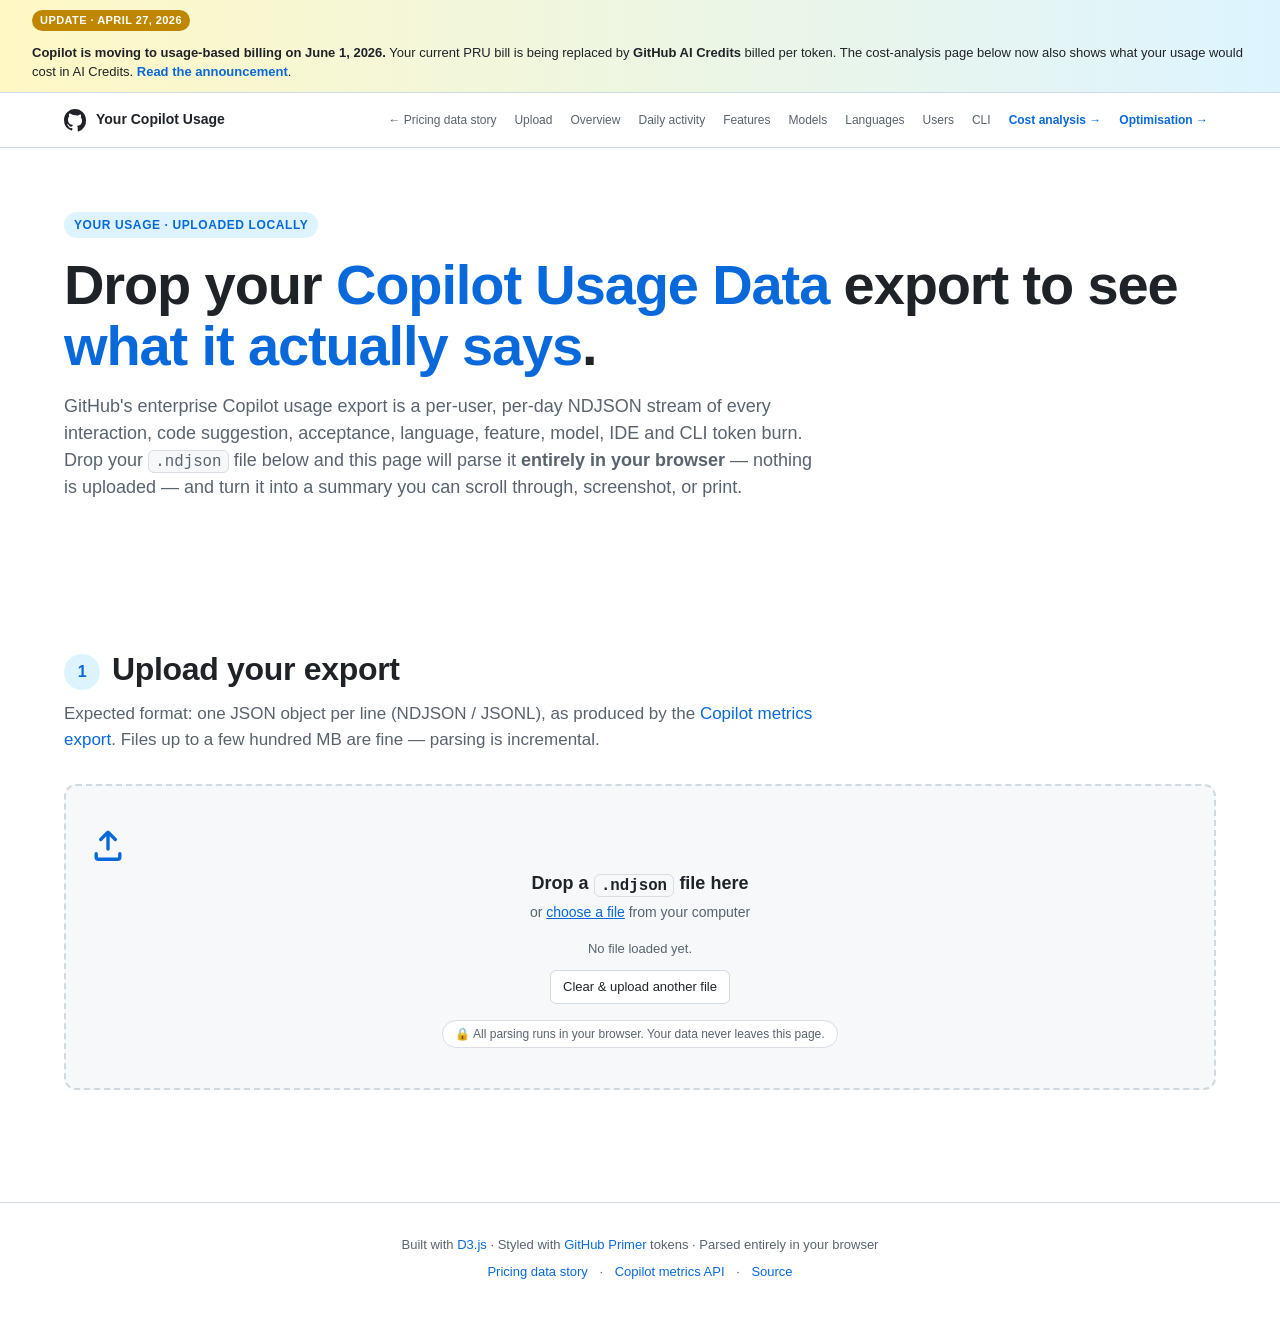
<file: docs/usage.html>
<!DOCTYPE html>
<html lang="en">
<head>
<meta charset="UTF-8">
<meta name="viewport" content="width=device-width, initial-scale=1">
<title>Your Copilot Usage · Upload &amp; Visualise</title>
<meta name="description" content="Upload your Copilot Usage Data NDJSON export and explore an interactive summary — interactions, code generation, acceptance, model and language mix, IDE share, and CLI token usage.">
<link rel="icon" href="data:image/svg+xml,%3Csvg xmlns='http://www.w3.org/2000/svg' viewBox='0 0 16 16'%3E%3Cpath fill='%231f6feb' d='M8 0C3.58 0 0 3.58 0 8a8 8 0 005.47 7.59c.4.07.55-.17.55-.38v-1.34c-2.23.49-2.7-1.07-2.7-1.07-.36-.92-.89-1.17-.89-1.17-.73-.5.05-.49.05-.49.81.06 1.23.83 1.23.83.72 1.23 1.88.87 2.34.66.07-.52.28-.87.51-1.07-1.78-.2-3.64-.89-3.64-3.95 0-.87.31-1.59.82-2.15-.08-.2-.36-1.02.08-2.12 0 0 .67-.21 2.2.82.64-.18 1.32-.27 2-.27.68 0 1.36.09 2 .27 1.53-1.04 2.2-.82 2.2-.82.44 1.1.16 1.92.08 2.12.51.56.82 1.27.82 2.15 0 3.07-1.87 3.75-3.65 3.95.29.25.54.73.54 1.48v2.19c0 .21.15.46.55.38A8.013 8.013 0 0016 8c0-4.42-3.58-8-8-8z'/%3E%3C/svg%3E">
<link rel="stylesheet" href="styles.css">
</head>
<body>

<div class="announce-bar" role="note">
  <span class="pill">Update · April 27, 2026</span>
  <span><strong>Copilot is moving to usage-based billing on June&nbsp;1, 2026.</strong>
    Your current PRU bill is being replaced by <strong>GitHub AI Credits</strong> billed per token. The cost-analysis page below now also shows what your usage would cost in AI Credits.
    <a href="https://github.blog/news-insights/company-news/github-copilot-is-moving-to-usage-based-billing/">Read the announcement</a>.
  </span>
</div>

<header class="site-header">
  <div class="site-header-inner">
    <div class="brand">
      <svg width="22" height="22" viewBox="0 0 16 16" fill="currentColor"><path d="M8 0C3.58 0 0 3.58 0 8a8 8 0 005.47 7.59c.4.07.55-.17.55-.38v-1.34c-2.23.49-2.7-1.07-2.7-1.07-.36-.92-.89-1.17-.89-1.17-.73-.5.05-.49.05-.49.81.06 1.23.83 1.23.83.72 1.23 1.88.87 2.34.66.07-.52.28-.87.51-1.07-1.78-.2-3.64-.89-3.64-3.95 0-.87.31-1.59.82-2.15-.08-.2-.36-1.02.08-2.12 0 0 .67-.21 2.2.82A7.7 7.7 0 018 4.6c.68 0 1.36.09 2 .27 1.53-1.04 2.2-.82 2.2-.82.44 1.1.16 1.92.08 2.12.51.56.82 1.27.82 2.15 0 3.07-1.87 3.75-3.65 3.95.29.25.54.73.54 1.48v2.19c0 .21.15.46.55.38A8.013 8.013 0 0016 8c0-4.42-3.58-8-8-8z"/></svg>
      <span>Your Copilot Usage</span>
    </div>
    <nav class="nav-links">
      <a href="index.html">← Pricing data story</a>
      <a href="#upload">Upload</a>
      <a href="#overview">Overview</a>
      <a href="#daily">Daily activity</a>
      <a href="#features">Features</a>
      <a href="#models">Models</a>
      <a href="#languages">Languages</a>
      <a href="#users">Users</a>
      <a href="#cli">CLI</a>
      <a href="cost-analysis.html" style="color:var(--accent-fg);font-weight:600">Cost analysis →</a>
      <a href="optimization.html" style="color:var(--accent-fg);font-weight:600">Optimisation →</a>
  </div>
</header>

<div class="hero">
  <span class="eyebrow">Your usage · uploaded locally</span>
  <h1>Drop your <span class="accent">Copilot Usage Data</span> export to see <span class="accent">what it actually says</span>.</h1>
  <p class="lede">
    GitHub's enterprise Copilot usage export is a per-user, per-day NDJSON stream of every
    interaction, code suggestion, acceptance, language, feature, model, IDE and CLI token
    burn. Drop your <code>.ndjson</code> file below and this page will parse it
    <strong>entirely in your browser</strong> — nothing is uploaded — and turn it into a
    summary you can scroll through, screenshot, or print.
  </p>
</div>

<!-- 1. UPLOAD -->
<section id="upload" class="no-border">
  <h2><span class="num">1</span>Upload your export</h2>
  <p class="section-lede">
    Expected format: one JSON object per line (NDJSON / JSONL), as produced by the
    <a href="https://docs.github.com/en/rest/copilot/copilot-metrics">Copilot metrics export</a>.
    Files up to a few hundred MB are fine — parsing is incremental.
  </p>

  <div class="upload-card" id="dropzone">
    <input type="file" id="file-input" accept=".ndjson,.jsonl,.json,application/x-ndjson,application/json,text/plain" hidden>
    <div class="dz-icon" aria-hidden="true">
      <svg width="36" height="36" viewBox="0 0 16 16" fill="currentColor"><path d="M7.25 10.25a.75.75 0 0 0 1.5 0V4.56l1.97 1.97a.75.75 0 1 0 1.06-1.06L8.53 2.22a.75.75 0 0 0-1.06 0L4.22 5.47a.75.75 0 0 0 1.06 1.06l1.97-1.97v5.69ZM3.5 12.25a.75.75 0 0 0-1.5 0v1.5A1.75 1.75 0 0 0 3.75 15.5h8.5A1.75 1.75 0 0 0 14 13.75v-1.5a.75.75 0 0 0-1.5 0v1.5a.25.25 0 0 1-.25.25h-8.5a.25.25 0 0 1-.25-.25v-1.5Z"/></svg>
    </div>
    <div class="dz-headline">Drop a <code>.ndjson</code> file here</div>
    <div class="dz-sub">or <button type="button" id="file-pick" class="link-btn">choose a file</button> from your computer</div>
    <div class="dz-meta" id="dz-meta">No file loaded yet.</div>
    <div class="dz-actions">
      <button type="button" id="reset-btn" class="btn-secondary" hidden>Clear &amp; upload another file</button>
    </div>
    <div class="dz-privacy">
      🔒 All parsing runs in your browser. Your data never leaves this page.
    </div>
  </div>

  <div class="callout danger" id="parse-error" hidden>
    <strong>Couldn't parse that file.</strong>
    <span id="parse-error-msg"></span>
  </div>
</section>

<!-- Everything below is hidden until a file is loaded -->
<div id="results" hidden>

<!-- 2. OVERVIEW -->
<section id="overview">
  <h2><span class="num">2</span>Overview</h2>
  <p class="section-lede" id="overview-lede">Headline figures across every row in the file.</p>
  <div class="hero-stats">
    <div class="stat-card"><div class="label">Active users</div><div class="value" id="kpi-users">—</div><div class="sub" id="kpi-users-sub">unique <code>user_login</code> values</div></div>
    <div class="stat-card"><div class="label">Date range</div><div class="value" id="kpi-range">—</div><div class="sub" id="kpi-range-sub">earliest → latest <code>day</code></div></div>
    <div class="stat-card"><div class="label">User-initiated interactions</div><div class="value" id="kpi-interactions">—</div><div class="sub">prompts / chat turns sent</div></div>
    <div class="stat-card"><div class="label">Code generations</div><div class="value" id="kpi-gens">—</div><div class="sub">suggestions Copilot produced</div></div>
    <div class="stat-card up"><div class="label">Acceptances</div><div class="value" id="kpi-accepts">—</div><div class="sub" id="kpi-accept-rate">— acceptance rate</div></div>
    <div class="stat-card"><div class="label">Lines added (accepted)</div><div class="value" id="kpi-loc-added">—</div><div class="sub" id="kpi-loc-sub"><span id="kpi-loc-suggested">—</span> suggested</div></div>
  </div>
</section>

<!-- 3. DAILY ACTIVITY -->
<section id="daily">
  <h2><span class="num">3</span>Daily activity</h2>
  <p class="section-lede">
    Aggregated across every user, per <code>day</code>. Use this to spot weekday/weekend
    patterns, holiday gaps, or rollout spikes.
  </p>
  <div class="chart-card">
    <div class="chart-controls">
      <div class="toggle-group" id="daily-toggle">
        <button class="active" data-mode="all">All series</button>
        <button data-mode="interactions">Interactions only</button>
        <button data-mode="generation">Generation &amp; acceptance</button>
      </div>
    </div>
    <div class="chart-title">Daily totals across the export window</div>
    <div class="chart-sub">Hover any day for exact counts. Acceptance rate shown in the tooltip.</div>
    <div id="chart-daily"></div>
    <div class="legend" id="legend-daily"></div>
  </div>
</section>

<!-- 4. FEATURES -->
<section id="features">
  <h2><span class="num">4</span>Where the activity comes from</h2>
  <p class="section-lede">
    Each row reports activity broken down by feature (chat panel, agent edit, agent mode,
    custom mode, CLI, etc). Bars sum the user-initiated interaction count for each feature
    across every row.
  </p>
  <div class="chart-card">
    <div class="chart-title">Interactions by Copilot feature</div>
    <div class="chart-sub">Top features by total user-initiated interactions. <code>chat_panel_agent_mode</code> dominates most enterprise exports.</div>
    <div id="chart-features"></div>
  </div>
</section>

<!-- 5. MODELS -->
<section id="models">
  <h2><span class="num">5</span>Models in use</h2>
  <p class="section-lede">
    Breakdown by model name as reported in <code>totals_by_model_feature</code>. This is the
    single most useful view for spotting whether your org actually picks the model the
    Pricing analysis predicts they should.
  </p>
  <div class="chart-card">
    <div class="chart-title">Top models by interactions and generations</div>
    <div class="chart-sub">Blue = user-initiated interactions · Purple = code generations. Sorted by interactions.</div>
    <div id="chart-models"></div>
    <div class="legend">
      <span class="legend-item"><span class="legend-swatch" style="background:var(--accent-emphasis)"></span>Interactions</span>
      <span class="legend-item"><span class="legend-swatch" style="background:var(--done-emphasis)"></span>Code generations</span>
    </div>
  </div>
</section>

<!-- 6. LANGUAGES -->
<section id="languages">
  <h2><span class="num">6</span>Languages</h2>
  <p class="section-lede">
    Code generation is bucketed by language. Lines added counts only the suggestions the
    user actually accepted into a file.
  </p>
  <div class="chart-card">
    <div class="chart-title">Top languages by lines accepted</div>
    <div class="chart-sub">Sorted by <code>loc_added_sum</code>. <code>loc_suggested_to_add_sum</code> shown for context.</div>
    <div id="chart-languages"></div>
    <div class="legend">
      <span class="legend-item"><span class="legend-swatch" style="background:var(--success-emphasis)"></span>Lines added (accepted)</span>
      <span class="legend-item"><span class="legend-swatch" style="background:var(--accent-subtle); border:1px solid var(--accent-emphasis)"></span>Lines suggested</span>
    </div>
  </div>
</section>

<!-- 7. IDE SPLIT -->
<section id="ide">
  <h2><span class="num">7</span>IDE &amp; surface split</h2>
  <p class="section-lede">VS Code vs JetBrains vs Visual Studio vs the web — and where the CLI fits.</p>
  <div class="chart-card">
    <div class="chart-title">Interactions by IDE / surface</div>
    <div class="chart-sub">Sums <code>totals_by_ide.user_initiated_interaction_count</code> per IDE name. CLI rows (which don't ship in <code>totals_by_ide</code>) are added as a synthesized "copilot-cli" surface.</div>
    <div id="chart-ide"></div>
  </div>
</section>

<!-- 8. TOP USERS -->
<section id="users">
  <h2><span class="num">8</span>Most active users</h2>
  <p class="section-lede">
    Top 15 users by total interactions. Row tooltips include their generations, acceptances,
    acceptance rate, and active days.
  </p>
  <div class="chart-card">
    <div class="chart-title">Top users by user-initiated interactions</div>
    <div class="chart-sub">Color encodes acceptance rate (red = low, green = high).</div>
    <div id="chart-users"></div>
  </div>
</section>

<!-- 9. CLI / TOKENS -->
<section id="cli">
  <h2><span class="num">9</span>Copilot CLI &amp; tokens</h2>
  <p class="section-lede">
    Only rows with <code>used_cli: true</code> contribute here. The CLI is the only surface
    that publishes raw token counts in this export — useful for cross-referencing PRU
    against actual provider token spend.
  </p>
  <div class="hero-stats">
    <div class="stat-card"><div class="label">CLI users</div><div class="value" id="kpi-cli-users">—</div><div class="sub">unique users with <code>used_cli</code></div></div>
    <div class="stat-card"><div class="label">CLI sessions</div><div class="value" id="kpi-cli-sessions">—</div><div class="sub" id="kpi-cli-sessions-sub">sum of <code>session_count</code></div></div>
    <div class="stat-card"><div class="label">Prompt tokens</div><div class="value" id="kpi-cli-prompt">—</div><div class="sub">input tokens sent</div></div>
    <div class="stat-card"><div class="label">Output tokens</div><div class="value" id="kpi-cli-output">—</div><div class="sub" id="kpi-cli-avg-sub">— avg / request</div></div>
  </div>
  <div class="chart-card" id="cli-chart-card">
    <div class="chart-title">CLI prompt &amp; output tokens by day</div>
    <div class="chart-sub">Stacked area — output stacked on top of prompt input. Days with zero CLI activity drop to baseline.</div>
    <div id="chart-cli"></div>
    <div class="legend">
      <span class="legend-item"><span class="legend-swatch" style="background:var(--accent-emphasis)"></span>Prompt tokens</span>
      <span class="legend-item"><span class="legend-swatch" style="background:var(--done-emphasis)"></span>Output tokens</span>
    </div>
  </div>
  <div class="callout" id="cli-empty" hidden>
    <strong>No CLI activity in this export.</strong>
    None of the rows had <code>used_cli: true</code>, so the CLI charts above are empty.
  </div>
</section>

</div><!-- /#results -->

<!-- Cost analysis link · revealed once an upload succeeds -->
<section id="cost-analysis-link" class="no-border" hidden>
  <div class="callout success" style="display:flex; align-items:center; justify-content:space-between; gap:24px; flex-wrap:wrap;">
    <div>
      <strong>Want to see what this would have cost in tokens?</strong>
      Reconcile every interaction above against provider list-price token rates,
      compare PRU vs token vs direct-API pricing per model, per workflow, per day.
    </div>
    <a href="cost-analysis.html" class="btn-primer-primary" style="white-space:nowrap;">
      Open PRU vs Token cost analysis →
    </a>
  </div>
</section>

<footer>
  <div>Built with <a href="https://d3js.org">D3.js</a> · Styled with <a href="https://primer.style">GitHub Primer</a> tokens · Parsed entirely in your browser</div>
  <div class="links">
    <a href="index.html">Pricing data story</a> ·
    <a href="https://docs.github.com/en/rest/copilot/copilot-metrics">Copilot metrics API</a> ·
    <a href="https://github.com/Bens-Scratch-Org/Supreme-Model-Picker">Source</a>
  </div>
</footer>

<div class="d3-tooltip" id="tooltip"></div>

<script src="https://d3js.org/d3.v7.min.js"></script>
<script src="usage.js"></script>
</body>
</html>
</file>
<file: docs/styles.css>
/* GitHub Primer-inspired styling for the Copilot pricing data story */
:root {
  --canvas-default: #ffffff;
  --canvas-subtle: #f6f8fa;
  --canvas-inset: #eaeef2;
  --border-default: #d1d9e0;
  --border-muted: #d8dee4;
  --fg-default: #1f2328;
  --fg-muted: #59636e;
  --fg-subtle: #6e7781;
  --accent-fg: #0969da;
  --accent-emphasis: #0969da;
  --accent-subtle: #ddf4ff;
  --success-fg: #1a7f37;
  --success-emphasis: #1f883d;
  --success-subtle: #dafbe1;
  --danger-fg: #d1242f;
  --danger-emphasis: #cf222e;
  --danger-subtle: #ffebe9;
  --attention-fg: #9a6700;
  --attention-emphasis: #bf8700;
  --attention-subtle: #fff8c5;
  --done-fg: #8250df;
  --done-emphasis: #8250df;
  --done-subtle: #fbefff;

  --p-anthropic: #cf5226;
  --p-openai: #1a7f37;
  --p-google: #0969da;
}

@media (prefers-color-scheme: dark) {
  :root {
    --canvas-default: #0d1117;
    --canvas-subtle: #151b23;
    --canvas-inset: #010409;
    --border-default: #3d444d;
    --border-muted: #262c36;
    --fg-default: #f0f6fc;
    --fg-muted: #9198a1;
    --fg-subtle: #6e7681;
    --accent-fg: #4493f8;
    --accent-emphasis: #1f6feb;
    --accent-subtle: #121d2f;
    --success-fg: #3fb950;
    --success-emphasis: #238636;
    --success-subtle: #0f2417;
    --danger-fg: #f85149;
    --danger-emphasis: #da3633;
    --danger-subtle: #2d1213;
    --attention-fg: #d29922;
    --attention-emphasis: #9e6a03;
    --attention-subtle: #221c0f;
    --done-fg: #ab7df8;
    --done-emphasis: #8957e5;
    --done-subtle: #1d1832;
  }
}

* { box-sizing: border-box; }

html, body {
  margin: 0; padding: 0;
  background: var(--canvas-default);
  color: var(--fg-default);
  font-family: -apple-system, BlinkMacSystemFont, "Segoe UI", "Noto Sans", Helvetica, Arial, sans-serif;
  font-size: 16px;
  line-height: 1.5;
  -webkit-font-smoothing: antialiased;
}

a { color: var(--accent-fg); text-decoration: none; }
a:hover { text-decoration: underline; }

code {
  font-family: ui-monospace, SFMono-Regular, "SF Mono", Menlo, Consolas, monospace;
  font-size: 0.875em;
  background: var(--canvas-subtle);
  border: 1px solid var(--border-muted);
  border-radius: 6px;
  padding: 0.1em 0.4em;
}

/* Header */
.site-header {
  border-bottom: 1px solid var(--border-default);
  background: var(--canvas-default);
  position: sticky; top: 0; z-index: 100;
  backdrop-filter: saturate(180%) blur(8px);
}
.site-header-inner {
  max-width: 1200px; margin: 0 auto;
  padding: 12px 24px;
  display: flex; align-items: center; justify-content: space-between; gap: 16px;
}
.brand {
  display: flex; align-items: center; gap: 10px;
  font-weight: 600; font-size: 14px;
}
.nav-links { display: flex; gap: 2px; flex-wrap: wrap; }
.nav-links a {
  color: var(--fg-muted); font-size: 12px;
  padding: 6px 8px; border-radius: 6px; font-weight: 500;
}
.nav-links a:hover { background: var(--canvas-subtle); color: var(--fg-default); text-decoration: none; }

/* Hero */
.hero {
  max-width: 1200px; margin: 0 auto;
  padding: 64px 24px 48px;
}
.hero .eyebrow {
  display: inline-block;
  font-size: 12px; font-weight: 600;
  text-transform: uppercase; letter-spacing: 0.05em;
  color: var(--accent-fg);
  background: var(--accent-subtle);
  padding: 4px 10px; border-radius: 999px;
  margin-bottom: 16px;
}
.hero h1 {
  font-size: clamp(32px, 5vw, 56px);
  line-height: 1.1; margin: 0 0 16px;
  font-weight: 700; letter-spacing: -0.02em;
}
.hero h1 .accent { color: var(--accent-fg); }
.hero h1 .danger { color: var(--danger-fg); }
.hero p.lede {
  font-size: 18px; color: var(--fg-muted);
  max-width: 760px; margin: 0 0 32px;
}
.hero-stats {
  display: grid;
  grid-template-columns: repeat(auto-fit, minmax(220px, 1fr));
  gap: 16px; margin-top: 32px;
}
.stat-card {
  background: var(--canvas-subtle);
  border: 1px solid var(--border-default);
  border-radius: 12px;
  padding: 20px;
}
.stat-card .label {
  font-size: 12px; text-transform: uppercase;
  letter-spacing: 0.04em; color: var(--fg-muted);
  font-weight: 600;
}
.stat-card .value {
  font-size: 28px; font-weight: 700;
  margin: 6px 0 4px;
  color: var(--fg-default);
  font-variant-numeric: tabular-nums;
}
.stat-card .sub { font-size: 13px; color: var(--fg-muted); }
.stat-card.up .value { color: var(--success-fg); }
.stat-card.down .value { color: var(--danger-fg); }

/* Sections */
section {
  max-width: 1200px; margin: 0 auto;
  padding: 64px 24px;
  border-top: 1px solid var(--border-muted);
}
section.no-border { border-top: none; }
section h2 {
  font-size: 32px; letter-spacing: -0.01em;
  margin: 0 0 8px; font-weight: 700;
}
section h2 .num {
  display: inline-block;
  width: 36px; height: 36px; line-height: 36px;
  text-align: center; border-radius: 50%;
  background: var(--accent-subtle);
  color: var(--accent-fg);
  font-size: 16px; margin-right: 12px;
  vertical-align: middle; font-weight: 700;
}
section .section-lede {
  color: var(--fg-muted);
  font-size: 17px; max-width: 800px;
  margin: 0 0 32px;
}
section h3 {
  margin: 32px 0 8px;
  font-size: 19px;
  font-weight: 600;
}

.callout {
  border: 1px solid var(--border-default);
  border-left: 4px solid var(--accent-emphasis);
  background: var(--accent-subtle);
  padding: 12px 16px;
  border-radius: 8px;
  margin: 24px 0;
  font-size: 14px;
  color: var(--fg-default);
}
.callout.warn { border-left-color: var(--attention-emphasis); background: var(--attention-subtle); }
.callout.danger { border-left-color: var(--danger-emphasis); background: var(--danger-subtle); }
.callout.success { border-left-color: var(--success-emphasis); background: var(--success-subtle); }
.callout strong { display: block; margin-bottom: 4px; }

/* Site-wide announcement bar (June 1, 2026 transition) */
.announce-bar {
  background: linear-gradient(90deg, var(--attention-subtle), var(--accent-subtle));
  border-bottom: 1px solid var(--border-default);
  padding: 10px 32px;
  font-size: 13px;
  color: var(--fg-default);
  display: flex; align-items: center; gap: 12px; flex-wrap: wrap;
}
.announce-bar .pill {
  background: var(--attention-emphasis);
  color: #fff; font-weight: 700; font-size: 11px; letter-spacing: 0.04em;
  text-transform: uppercase; padding: 2px 8px; border-radius: 999px;
}
.announce-bar a { color: var(--accent-fg); font-weight: 600; }
.announce-bar strong { color: var(--fg-default); }

/* Pooling visualization (Business / Enterprise) */
.pool-grid { display: grid; grid-template-columns: 1fr 1fr; gap: 16px; margin-top: 16px; }
@media (max-width: 880px) { .pool-grid { grid-template-columns: 1fr; } }
.pool-card {
  background: var(--canvas-default); border: 1px solid var(--border-default);
  border-radius: 10px; padding: 16px;
}
.pool-card h4 { margin: 0 0 4px; font-size: 15px; }
.pool-card .pool-note { font-size: 12px; color: var(--fg-muted); margin: 0 0 12px; }
.pool-bar {
  position: relative; height: 28px; border-radius: 6px;
  background: var(--canvas-subtle); border: 1px solid var(--border-muted);
  overflow: hidden; margin-bottom: 6px;
}
.pool-bar .seg { position: absolute; top: 0; bottom: 0; }
.pool-bar .seg.power { background: var(--danger-emphasis); }
.pool-bar .seg.light { background: var(--success-emphasis); }
.pool-bar .seg.unused { background: var(--accent-subtle); border-left: 1px dashed var(--accent-emphasis); }
.pool-bar .seg.over { background: repeating-linear-gradient(45deg, var(--danger-emphasis), var(--danger-emphasis) 6px, var(--danger-fg) 6px, var(--danger-fg) 12px); }
.pool-bar .ref-line { position: absolute; top: -2px; bottom: -2px; width: 2px; background: var(--fg-default); }
.pool-bar .ref-label { position: absolute; top: -16px; font-size: 10px; color: var(--fg-muted); transform: translateX(-50%); white-space: nowrap; }
.pool-legend { display: flex; gap: 14px; flex-wrap: wrap; font-size: 12px; color: var(--fg-muted); margin-top: 8px; }
.pool-legend span { display: inline-flex; align-items: center; gap: 6px; }
.pool-legend i { width: 10px; height: 10px; border-radius: 3px; display: inline-block; }
.pool-controls {
  display: flex; flex-wrap: wrap; gap: 16px; align-items: end;
  background: var(--canvas-default); padding: 14px; border-radius: 10px;
  border: 1px solid var(--border-default); margin-top: 8px;
}
.pool-controls .field { min-width: 170px; }
.pool-stat {
  display: inline-flex; gap: 6px; align-items: baseline; font-size: 13px;
  margin-right: 16px;
}
.pool-stat strong { font-variant-numeric: tabular-nums; color: var(--fg-default); }
.pool-stat span { color: var(--fg-muted); font-size: 11px; text-transform: uppercase; letter-spacing: 0.05em; }

/* Chart card */
.chart-card {
  background: var(--canvas-subtle);
  border: 1px solid var(--border-default);
  border-radius: 12px;
  padding: 20px;
  margin-top: 16px;
}
.chart-card .chart-title {
  font-size: 14px; font-weight: 600;
  color: var(--fg-default); margin-bottom: 4px;
}
.chart-card .chart-sub {
  font-size: 12px; color: var(--fg-muted);
  margin-bottom: 16px;
}
.chart-controls {
  display: flex; flex-wrap: wrap;
  gap: 8px; margin-bottom: 16px;
  align-items: center;
}
.toggle-group {
  display: inline-flex;
  background: var(--canvas-default);
  border: 1px solid var(--border-default);
  border-radius: 6px;
  padding: 2px;
}
.toggle-group button {
  border: none; background: transparent;
  padding: 6px 12px; font-size: 13px;
  font-weight: 500; color: var(--fg-muted);
  cursor: pointer; border-radius: 4px;
  font-family: inherit;
}
.toggle-group button.active {
  background: var(--accent-emphasis);
  color: white;
}
.toggle-group button:not(.active):hover { color: var(--fg-default); }

svg { display: block; max-width: 100%; height: auto; overflow: visible; }
svg text { fill: var(--fg-default); font-family: inherit; }
svg .axis text, svg text.axis-label { fill: var(--fg-muted); font-size: 11px; }
svg .axis line, svg .axis path { stroke: var(--border-default); }
svg .grid line { stroke: var(--border-muted); stroke-dasharray: 2 2; }
svg .grid path { display: none; }

.legend {
  display: flex; flex-wrap: wrap; gap: 12px;
  margin-top: 12px; font-size: 12px; color: var(--fg-muted);
}
.legend-item { display: inline-flex; align-items: center; gap: 6px; }
.legend-swatch {
  width: 12px; height: 12px;
  border-radius: 3px; display: inline-block;
}

/* Tooltip */
.d3-tooltip {
  position: absolute;
  pointer-events: none;
  background: var(--canvas-default);
  color: var(--fg-default);
  border: 1px solid var(--border-default);
  border-radius: 6px;
  box-shadow: 0 8px 24px rgba(140, 149, 159, 0.2);
  padding: 8px 10px;
  font-size: 12px; line-height: 1.4;
  opacity: 0;
  transition: opacity 0.15s;
  z-index: 200;
  max-width: 320px;
}
.d3-tooltip strong { color: var(--fg-default); }
.d3-tooltip .row { display: flex; justify-content: space-between; gap: 12px; }
.d3-tooltip .row .k { color: var(--fg-muted); }
.d3-tooltip .row .v { font-variant-numeric: tabular-nums; font-weight: 600; }

/* Tier explainer cards (Section 3) */
.tier-grid {
  display: grid;
  grid-template-columns: repeat(auto-fit, minmax(280px, 1fr));
  gap: 16px;
  margin-top: 24px;
}
.tier-card {
  background: var(--canvas-subtle);
  border: 1px solid var(--border-default);
  border-top: 4px solid var(--tier-color, var(--accent-emphasis));
  border-radius: 10px;
  padding: 18px;
}
.tier-card .tier-head {
  display: flex; align-items: baseline;
  justify-content: space-between;
  margin-bottom: 4px;
}
.tier-card .tier-name { font-size: 14px; font-weight: 700; color: var(--fg-default); }
.tier-card .tier-mult {
  font-size: 22px; font-weight: 800;
  color: var(--tier-color);
  font-variant-numeric: tabular-nums;
}
.tier-card .tier-cost {
  font-size: 12px; color: var(--fg-muted);
  margin: 8px 0 12px;
  font-variant-numeric: tabular-nums;
}
.tier-card .tier-cost .arrow { color: var(--fg-subtle); margin: 0 6px; }
.tier-card .tier-cost b { color: var(--fg-default); }
.tier-card .tier-rationale {
  font-size: 13px; line-height: 1.5;
  color: var(--fg-default);
  margin-bottom: 10px;
}
.tier-card .tier-fairness {
  font-size: 12px;
  color: var(--fg-muted);
  font-style: italic;
  border-top: 1px solid var(--border-muted);
  padding-top: 8px;
}
.tier-card .tier-models {
  display: flex; flex-wrap: wrap; gap: 4px;
  margin-bottom: 10px;
}
.tier-card .tier-model {
  font-family: ui-monospace, SFMono-Regular, monospace;
  font-size: 11px;
  background: var(--canvas-default);
  border: 1px solid var(--border-default);
  border-radius: 4px;
  padding: 2px 6px;
  color: var(--fg-default);
}

/* Workflow scale chart and legend */
.workflow-table {
  display: grid;
  grid-template-columns: 1fr;
  gap: 8px;
  margin-top: 16px;
}
.workflow-row {
  display: grid;
  grid-template-columns: 32px 1fr 100px;
  gap: 12px;
  background: var(--canvas-default);
  border: 1px solid var(--border-default);
  border-radius: 8px;
  padding: 10px 14px;
  align-items: center;
}
.workflow-row .icon { font-size: 18px; }
.workflow-row .name { font-weight: 600; font-size: 13px; }
.workflow-row .desc { font-size: 12px; color: var(--fg-muted); margin-top: 2px; }
.workflow-row .factor {
  text-align: right;
  font-variant-numeric: tabular-nums;
  font-weight: 700;
  color: var(--accent-fg);
  font-size: 14px;
}

/* Calculator */
.calc-grid {
  display: grid;
  grid-template-columns: 340px 1fr;
  gap: 24px;
  margin-top: 16px;
}
@media (max-width: 880px) { .calc-grid { grid-template-columns: 1fr; } }

.calc-controls {
  background: var(--canvas-subtle);
  border: 1px solid var(--border-default);
  border-radius: 12px;
  padding: 20px;
  display: flex;
  flex-direction: column;
  gap: 16px;
}
.field { display: flex; flex-direction: column; gap: 6px; }
.field label {
  font-size: 12px; text-transform: uppercase;
  letter-spacing: 0.04em; font-weight: 600;
  color: var(--fg-muted);
}
.field select, .field input[type=number] {
  font-family: inherit; font-size: 14px;
  padding: 8px 10px;
  background: var(--canvas-default);
  color: var(--fg-default);
  border: 1px solid var(--border-default);
  border-radius: 6px;
}
.field input[type=range] { width: 100%; accent-color: var(--accent-emphasis); }
.field .hint { font-size: 11px; color: var(--fg-subtle); margin-top: 2px; }

.calc-output {
  background: var(--canvas-subtle);
  border: 1px solid var(--border-default);
  border-radius: 12px;
  padding: 20px;
}
.calc-summary {
  display: grid;
  grid-template-columns: repeat(3, 1fr);
  gap: 12px;
  margin-bottom: 20px;
}
@media (max-width: 600px) { .calc-summary { grid-template-columns: 1fr; } }
.calc-summary .pill {
  background: var(--canvas-default);
  border: 1px solid var(--border-default);
  border-radius: 8px;
  padding: 12px 14px;
}
.calc-summary .pill .k { font-size: 11px; text-transform: uppercase; color: var(--fg-muted); font-weight: 600; letter-spacing: 0.04em; }
.calc-summary .pill .v { font-size: 22px; font-weight: 700; margin-top: 4px; font-variant-numeric: tabular-nums; }
.calc-summary .pill.delta-up .v { color: var(--success-fg); }
.calc-summary .pill.delta-down .v { color: var(--danger-fg); }

/* Impact rows */
.impact-list {
  display: flex; flex-direction: column;
  gap: 8px;
  margin-top: 16px;
}

/* Verdict takeaways */
.takeaway-list {
  display: grid;
  grid-template-columns: repeat(auto-fit, minmax(300px, 1fr));
  gap: 16px;
  margin-top: 24px;
}
.takeaway {
  background: var(--canvas-subtle);
  border: 1px solid var(--border-default);
  border-left: 4px solid var(--accent-emphasis);
  border-radius: 8px;
  padding: 16px;
}
.takeaway.win { border-left-color: var(--success-emphasis); }
.takeaway.lose { border-left-color: var(--danger-emphasis); }
.takeaway.warn { border-left-color: var(--attention-emphasis); }
.takeaway h4 { margin: 0 0 6px; font-size: 14px; }
.takeaway p { margin: 0; font-size: 13px; color: var(--fg-muted); }

/* Upload dropzone (usage.html) */
.upload-card {
  background: var(--canvas-subtle);
  border: 2px dashed var(--border-default);
  border-radius: 12px;
  padding: 40px 24px;
  text-align: center;
  transition: border-color 0.15s ease, background-color 0.15s ease;
}
.upload-card.is-drag {
  border-color: var(--accent-emphasis);
  background: var(--accent-subtle);
}
.upload-card.is-loaded {
  border-style: solid;
  border-color: var(--success-emphasis);
}
.upload-card .dz-icon {
  color: var(--accent-emphasis);
  margin-bottom: 8px;
}
.upload-card .dz-headline {
  font-size: 18px; font-weight: 600;
  color: var(--fg-default);
  margin-bottom: 4px;
}
.upload-card .dz-sub {
  font-size: 14px; color: var(--fg-muted);
  margin-bottom: 16px;
}
.upload-card .dz-meta {
  font-size: 13px; color: var(--fg-muted);
  font-variant-numeric: tabular-nums;
  margin-bottom: 12px;
}
.upload-card.is-loaded .dz-meta {
  color: var(--success-fg);
  font-weight: 600;
}
.upload-card .dz-actions { margin-bottom: 16px; }
.upload-card .dz-privacy {
  display: inline-block;
  font-size: 12px;
  color: var(--fg-muted);
  background: var(--canvas-default);
  border: 1px solid var(--border-muted);
  border-radius: 999px;
  padding: 4px 12px;
}
.link-btn {
  background: none; border: none; padding: 0;
  color: var(--accent-fg); cursor: pointer;
  font: inherit; font-size: inherit;
  text-decoration: underline;
}
.link-btn:hover { color: var(--accent-emphasis); }
.btn-secondary {
  display: inline-flex; align-items: center; gap: 6px;
  font: inherit; font-size: 13px; font-weight: 500;
  padding: 6px 12px;
  background: var(--canvas-default);
  color: var(--fg-default);
  border: 1px solid var(--border-default);
  border-radius: 6px;
  cursor: pointer;
}
.btn-secondary:hover {
  background: var(--canvas-inset);
  border-color: var(--fg-subtle);
}

/* CTA card (data-story → upload page handoff) */
.cta-card {
  background: linear-gradient(135deg, var(--accent-subtle), var(--done-subtle));
  border: 1px solid var(--accent-emphasis);
  border-radius: 12px;
  padding: 32px 28px;
  text-align: center;
}
.cta-card .cta-content {
  max-width: 720px;
  margin: 0 auto;
}
.cta-card .eyebrow {
  display: inline-block;
  font-size: 12px; font-weight: 600;
  text-transform: uppercase; letter-spacing: 0.05em;
  color: var(--accent-fg);
  background: var(--canvas-default);
  padding: 4px 10px; border-radius: 999px;
  border: 1px solid var(--border-default);
}
.cta-card .btn-primer-primary {
  background-color: var(--accent-emphasis);
  font-size: 15px;
  padding: 10px 20px;
}
.cta-card .btn-primer-primary:hover:not(:disabled) {
  background-color: #0860c4;
}
@media print {
  #analyse-your-data { display: none !important; }
}

/* Source attribution */
.source-line {
  font-size: 11px;
  color: var(--fg-subtle);
  margin-top: 8px;
  font-style: italic;
}

/* Footer */
/* Export-to-PDF section ----------------------------------------- */
.export-section {
  text-align: center;
  padding-top: 24px;
  padding-bottom: 24px;
}
.export-wrap {
  max-width: 680px;
  margin: 0 auto;
  padding: 32px 24px;
  background: var(--canvas-subtle);
  border: 1px solid var(--border-default);
  border-radius: 12px;
}
.btn-primer-primary {
  display: inline-flex;
  align-items: center;
  gap: 8px;
  padding: 8px 16px;
  font: inherit;
  font-size: 14px;
  font-weight: 500;
  line-height: 20px;
  color: #ffffff;
  background-color: var(--success-emphasis);
  border: 1px solid rgba(31, 35, 40, 0.15);
  border-radius: 6px;
  cursor: pointer;
  transition: background-color 0.15s ease, box-shadow 0.15s ease, transform 0.05s ease;
  box-shadow: 0 1px 0 rgba(31, 35, 40, 0.04), inset 0 1px 0 rgba(255, 255, 255, 0.03);
}
.btn-primer-primary:hover:not(:disabled) {
  background-color: #1a7f37;
}
.btn-primer-primary:active:not(:disabled) {
  background-color: #137333;
  transform: translateY(1px);
}
.btn-primer-primary:focus-visible {
  outline: 2px solid var(--accent-emphasis);
  outline-offset: 2px;
}
.btn-primer-primary:disabled {
  opacity: 0.65;
  cursor: progress;
}
.export-hint {
  margin: 14px 0 0;
  font-size: 13px;
  color: var(--fg-muted);
}
.btn-primer-primary .spinner {
  width: 14px;
  height: 14px;
  border: 2px solid rgba(255, 255, 255, 0.4);
  border-top-color: #ffffff;
  border-radius: 50%;
  animation: btn-spin 0.7s linear infinite;
}
@keyframes btn-spin { to { transform: rotate(360deg); } }

/* Print stylesheet — used by the "Export to PDF" button which triggers
   window.print(). Browser handles pagination & SVG natively, which is far
   more reliable than html2canvas-based libraries for D3/Primer layouts. */
@page {
  size: A4 landscape;
  margin: 12mm 12mm 14mm 12mm;
}

@media print {
  /* Force light-on-light printing regardless of OS dark-mode preference. */
  :root {
    --canvas-default: #ffffff !important;
    --canvas-subtle: #f6f8fa !important;
    --canvas-inset: #eaeef2 !important;
    --border-default: #d1d9e0 !important;
    --border-muted: #d8dee4 !important;
    --fg-default: #1f2328 !important;
    --fg-muted: #59636e !important;
    --fg-subtle: #6e7781 !important;
  }

  html, body {
    background: #ffffff !important;
    color: #1f2328 !important;
    width: auto !important;
    margin: 0 !important;
    padding: 0 !important;
    -webkit-print-color-adjust: exact !important;
    print-color-adjust: exact !important;
  }

  /* Hide UI chrome that doesn't belong in the PDF. */
  .site-header,
  #export,
  #export-pdf,
  #export-pdf-hint,
  .export-section,
  .d3-tooltip,
  .nav-links {
    display: none !important;
  }

  /* Each numbered section + the footer starts on a fresh page. */
  section,
  footer {
    break-before: page;
    page-break-before: always;
  }
  /* Hero on page 1, no leading break. */
  .hero {
    break-before: avoid;
    page-break-before: avoid;
    padding: 24px 24px 16px !important;
  }

  section {
    padding: 24px 24px !important;
    margin: 0 !important;
    max-width: none !important;
  }

  /* Keep visual blocks intact across page boundaries. */
  .chart-card,
  .tier-card,
  .takeaway,
  .callout,
  .stat-card,
  .calc-output,
  .workflow-table,
  .hero-stats,
  .calc-summary,
  .pill {
    break-inside: avoid;
    page-break-inside: avoid;
  }
  h1, h2, h3, h4 {
    break-after: avoid;
    page-break-after: avoid;
    break-inside: avoid;
  }
  .hero h1 { font-size: 36px !important; line-height: 1.15 !important; }
  h2 { font-size: 22px !important; }

  /* All D3 charts use viewBox — scale them to fill the printable width
     instead of rendering at their (much wider) original viewport size. */
  svg {
    max-width: 100% !important;
    height: auto !important;
    display: block;
  }
  .chart-card svg,
  [id^="chart-"] svg {
    width: 100% !important;
    height: auto !important;
    max-height: 160mm;
  }

  /* Preserve colored backgrounds (Primer tier badges, callouts, bars). */
  * {
    -webkit-print-color-adjust: exact !important;
    print-color-adjust: exact !important;
  }

  /* Avoid page overflow from wide tables/grids. */
  .tier-grid,
  .calc-grid,
  .workflow-table,
  .takeaway-list {
    width: 100% !important;
    max-width: 100% !important;
  }

  a { color: inherit !important; text-decoration: none !important; }
}

footer {
  border-top: 1px solid var(--border-default);
  padding: 32px 24px;
  text-align: center;
  font-size: 13px;
  color: var(--fg-muted);
  margin-top: 48px;
}
footer .links { margin-top: 8px; }
footer .links a { margin: 0 8px; }
</file>
